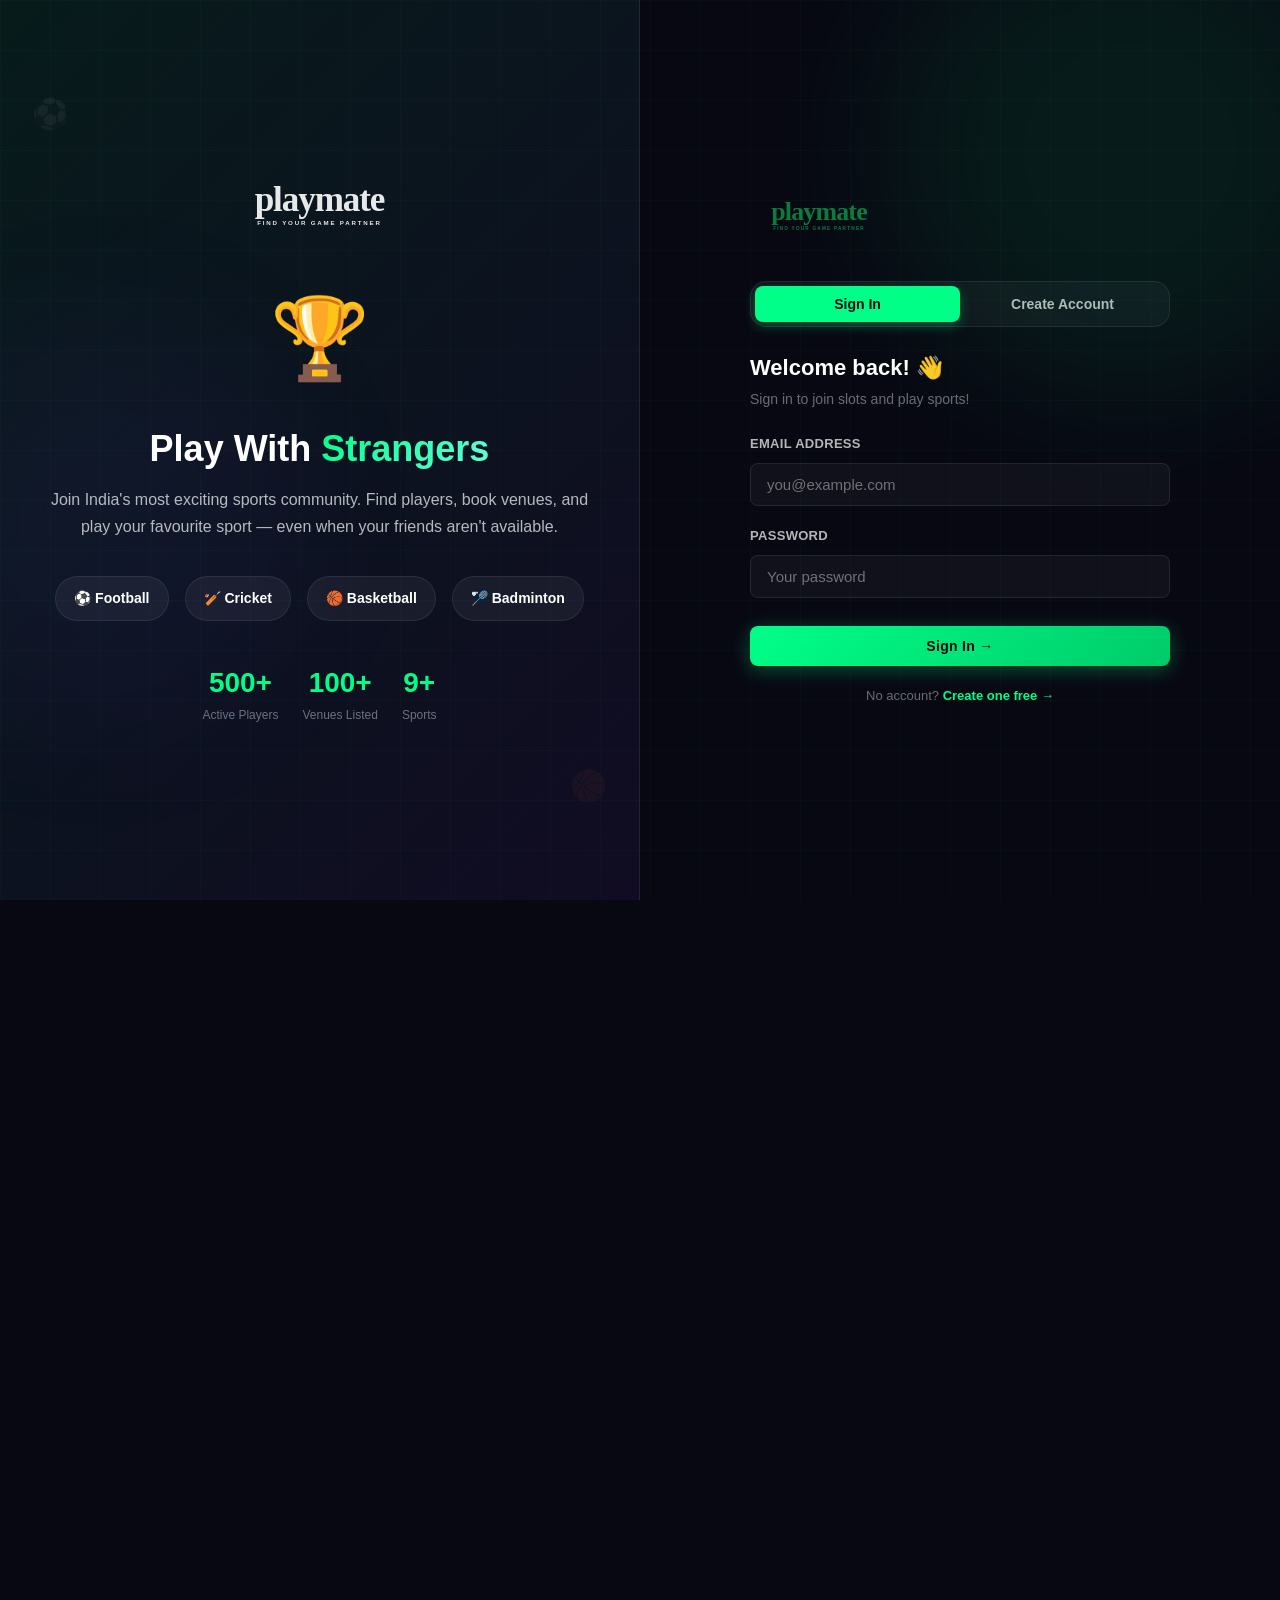
<file: add-venue.html>
<!DOCTYPE html>
<html lang="en">
<head>
  <meta charset="UTF-8">
  <meta name="viewport" content="width=device-width, initial-scale=1.0">
  <title>Add Your Venue | PlayMate</title>
  <meta name="description" content="List your sports venue on PlayMate. Add your turf, cricket ground, basketball court or any sports facility and let players find you.">
  <link rel="stylesheet" href="styles/main.css">
  <style>
    .add-venue-page{padding-top:100px;padding-bottom:80px}
    .form-card{background:var(--bg-card);border:1px solid var(--border);border-radius:var(--radius-xl);padding:40px;margin-bottom:24px}
    .form-card-title{font-size:18px;font-weight:800;margin-bottom:24px;padding-bottom:16px;border-bottom:1px solid var(--border);display:flex;align-items:center;gap:10px}
    .amenity-input-wrap{display:flex;gap:10px}
    .amenity-list{display:flex;flex-wrap:wrap;gap:8px;margin-top:12px}
    .amenity-tag{display:inline-flex;align-items:center;gap:6px;padding:6px 12px;background:rgba(0,255,136,.08);border:1px solid rgba(0,255,136,.2);border-radius:100px;font-size:13px;color:var(--primary)}
    .amenity-tag button{background:none;border:none;color:var(--primary);cursor:pointer;font-size:16px;line-height:1;padding:0;display:flex;align-items:center}
    .sport-select-grid{display:grid;grid-template-columns:repeat(auto-fill,minmax(110px,1fr));gap:10px}
    .sport-select-item{background:var(--bg-card);border:1px solid var(--border);border-radius:var(--radius-sm);padding:14px 10px;text-align:center;cursor:pointer;transition:var(--transition-fast)}
    .sport-select-item:hover,.sport-select-item.selected{background:rgba(0,255,136,.08);border-color:var(--primary)}
    .form-layout{display:grid;grid-template-columns:1fr 340px;gap:28px;align-items:start}
    @media(max-width:900px){.form-layout{grid-template-columns:1fr}}
    .preview-card{background:var(--bg-secondary);border:1px solid var(--border);border-radius:var(--radius-lg);overflow:hidden;position:sticky;top:100px}
    .preview-body{padding:20px}
  </style>
</head>
<body>
<div class="bg-grid"></div>
<div class="bg-orbs"><div class="bg-orb bg-orb-2" style="opacity:.06"></div></div>

<nav class="navbar scrolled">
  <div class="container navbar-inner">
    <a href="index.html" class="nav-logo">
      <img src="assets/logo.svg" alt="PlayMate" style="height:40px;width:auto;" onerror="this.style.display='none';this.nextElementSibling.style.display='flex'">
      <div style="display:none;align-items:center;gap:8px;">
        <!-- <div class="nav-logo-icon">PM</div> -->
        <span class="nav-logo-text">Play<span>Mate</span></span></div>
    </a>
    <div class="nav-links">
      <a href="index.html" class="nav-link">Home</a>
      <a href="venues.html" class="nav-link">Browse Venues</a>
      <a href="add-venue.html" class="nav-link active">Add Venue</a>
      <a href="profile.html" class="nav-link">My Profile</a>
    </div>
    <div class="nav-actions" id="nav-actions"></div>
  </div>
</nav>

<div class="page-wrapper">
  <div class="add-venue-page">
    <div class="container">
      <div class="section-tag">🏟️ Add Venue</div>
      <h1 class="section-title" style="margin-bottom:8px;">List Your <span>Venue</span></h1>
      <p class="section-desc" style="margin-bottom:40px;">Add your sports facility and start welcoming players from the PlayMate community!</p>

      <div class="form-layout">
        <div>
          <form id="add-venue-form" onsubmit="submitVenue(event)">
            <!-- SPORT TYPE -->
            <div class="form-card">
              <div class="form-card-title">🎮 Select Sport Type *</div>
              <div class="sport-select-grid" id="sport-select-grid"></div>
              <input type="hidden" id="selected-sport" required>
            </div>

            <!-- BASIC INFO -->
            <div class="form-card">
              <div class="form-card-title">📋 Venue Information</div>
              <div class="form-group"><label class="form-label">Venue Name *</label><input type="text" class="form-input" id="venue-name" placeholder="e.g. GoalPost Turf Arena" required maxlength="80"></div>
              <div class="form-group"><label class="form-label">Location / Address *</label><input type="text" class="form-input" id="venue-location" placeholder="e.g. Koramangala, Bangalore" required></div>
              <div class="form-group"><label class="form-label">Description *</label><textarea class="form-textarea" id="venue-desc" placeholder="Describe your venue — facilities, rules, surface type, etc." required rows="4"></textarea></div>
              <div class="form-group"><label class="form-label">Price per Slot (₹)</label><input type="number" class="form-input" id="venue-price" placeholder="0 for free" min="0"></div>
            </div>

            <!-- AMENITIES -->
            <div class="form-card">
              <div class="form-card-title">✨ Amenities</div>
              <div class="amenity-input-wrap">
                <input type="text" class="form-input" id="amenity-input" placeholder="e.g. Parking, Floodlights..." onkeypress="if(event.key==='Enter'){event.preventDefault();addAmenity();}">
                <button type="button" class="btn btn-secondary" onclick="addAmenity()">+ Add</button>
              </div>
              <div class="amenity-list" id="amenity-list"></div>
              <div style="display:flex;flex-wrap:wrap;gap:8px;margin-top:12px;">
               <!-- pla ${['Parking','Floodlights','Changing Rooms','Water Cooler','Canteen','First Aid','Equipment Rental','Shower','Seating','WiFi'].map(a=>`<span style="cursor:pointer;font-size:12px;padding:5px 10px;background:var(--bg-card);border:1px solid var(--border);border-radius:100px;color:var(--text-muted);transition:all .2s;" onmouseover="this.style.borderColor='var(--primary)';this.style.color='var(--primary)'" onmouseout="this.style.borderColor='var(--border)';this.style.color='var(--text-muted)'" onclick="addAmenityText('${a}')">${a}</span>`).join('')} -->
              </div>
            </div>

            <!-- PHOTOS -->
            <div class="form-card">
              <div class="form-card-title">📷 Venue Photos</div>
              <div class="photo-upload-area">
                <input type="file" id="venue-photos" accept="image/*" multiple onchange="handleVenuePhotos(this)">
                <div class="upload-icon">📸</div>
                <div class="upload-text"><strong>Click to upload</strong> or drag & drop</div>
                <div style="font-size:12px;color:var(--text-muted);margin-top:6px;">JPG, PNG, WebP — Max 5 photos</div>
              </div>
              <div class="image-preview-grid" id="venue-photo-previews"></div>
            </div>

            <button type="submit" class="btn btn-primary btn-lg" style="width:100%;margin-top:8px;" id="submit-btn">🚀 Publish Venue</button>
          </form>
        </div>

        <!-- PREVIEW -->
        <div>
          <div style="font-size:13px;font-weight:700;color:var(--text-muted);text-transform:uppercase;letter-spacing:.8px;margin-bottom:12px;">👀 Live Preview</div>
          <div class="preview-card">
            <div id="preview-photo" style="background:var(--bg-card);height:180px;display:flex;align-items:center;justify-content:center;font-size:48px;color:var(--text-muted);"><span>🏟️</span></div>
            <div class="preview-body">
              <span class="badge badge-sport" id="preview-sport-badge">🏅 Sport</span>
              <div style="font-size:18px;font-weight:800;margin:10px 0 6px;color:var(--text-muted);" id="preview-name">Your Venue Name</div>
              <div style="font-size:13px;color:var(--text-muted);" id="preview-location">📍 Location</div>
              <div style="margin-top:12px;font-size:13px;color:var(--text-muted);line-height:1.6;" id="preview-desc">Description will appear here…</div>
              <div style="margin-top:16px;padding-top:14px;border-top:1px solid var(--border);display:flex;justify-content:space-between;align-items:center;">
                <span style="font-size:13px;color:var(--text-muted);">0 open slots</span>
                <span style="font-weight:800;color:var(--primary);" id="preview-price">Free</span>
              </div>
            </div>
          </div>
          <div style="margin-top:20px;padding:20px;background:rgba(0,255,136,.04);border:1px solid rgba(0,255,136,.1);border-radius:var(--radius-md);">
            <div style="font-size:13px;font-weight:700;color:var(--primary);margin-bottom:10px;">💡 Tips</div>
            <ul style="font-size:13px;color:var(--text-muted);line-height:1.8;padding-left:16px;list-style:disc;">
              <li>Add clear, well-lit photos</li>
              <li>Mention surface type (grass, turf, hardwood)</li>
              <li>List all amenities to attract more players</li>
              <li>Add slots immediately after creating your venue</li>
            </ul>
          </div>
        </div>
      </div>
    </div>
  </div>
</div>

<div id="toast-container" class="toast-container"></div>
<script src="js/data.js"></script>
<script src="js/api.js"></script>
<script src="js/ui.js"></script>
<script>
  const SPORTS = [
    {name:'Football',emoji:'⚽'},{name:'Cricket',emoji:'🏏'},{name:'Basketball',emoji:'🏀'},
    {name:'Badminton',emoji:'🏸'},{name:'Tennis',emoji:'🎾'},{name:'Volleyball',emoji:'🏐'},
    {name:'Table Tennis',emoji:'🏓'},{name:'Hockey',emoji:'🏑'},{name:'Kabaddi',emoji:'🤼'},
    {name:'Rugby',emoji:'🏩'},{name:'Boxing',emoji:'🥊'},{name:'Other',emoji:'🏅'},
  ];

  let amenities = [];
  let venuePhotos = [];
  let selectedSport = '';

  document.addEventListener('DOMContentLoaded', () => {
    if (!API.isLoggedIn()) { UI.toast('Please sign in to add a venue', 'error'); setTimeout(()=>window.location.href='login.html?redirect=add-venue.html',1500); return; }
    renderSportGrid();
    setupLivePreview();
  });

  function renderSportGrid() {
    document.getElementById('sport-select-grid').innerHTML = SPORTS.map(s => `
      <div class="sport-select-item" onclick="selectSport('${s.name}','${s.emoji}',this)">
        <div style="font-size:26px;margin-bottom:4px;">${s.emoji}</div>
        <div style="font-size:11px;font-weight:600;color:var(--text-secondary);">${s.name}</div>
      </div>`).join('');
  }

  function selectSport(name, emoji, el) {
    selectedSport = name;
    document.getElementById('selected-sport').value = name;
    document.querySelectorAll('.sport-select-item').forEach(i => i.classList.remove('selected'));
    el.classList.add('selected');
    document.getElementById('preview-sport-badge').innerHTML = `${emoji} ${name}`;
  }

  function addAmenity() {
    const input = document.getElementById('amenity-input');
    const val = input.value.trim();
    if (val) { addAmenityText(val); input.value = ''; }
  }

  function addAmenityText(val) {
    if (amenities.includes(val)) return;
    amenities.push(val);
    renderAmenities();
  }

  function removeAmenity(a) { amenities = amenities.filter(x=>x!==a); renderAmenities(); }

  function renderAmenities() {
    document.getElementById('amenity-list').innerHTML = amenities.map(a =>
      `<span class="amenity-tag">✓ ${a} <button type="button" onclick="removeAmenity('${a}')">×</button></span>`
    ).join('');
  }

  async function handleVenuePhotos(input) {
    venuePhotos = await UI.handleImageUpload(input, document.getElementById('venue-photo-previews'), 5);
    if (venuePhotos.length > 0) {
      const pd = document.getElementById('preview-photo');
      pd.style.backgroundImage = `url(${venuePhotos[0]})`;
      pd.style.backgroundSize = 'cover'; pd.style.backgroundPosition = 'center';
      pd.innerHTML = '';
    }
  }

  function setupLivePreview() {
    document.getElementById('venue-name').addEventListener('input', e => { document.getElementById('preview-name').textContent = e.target.value || 'Your Venue Name'; });
    document.getElementById('venue-location').addEventListener('input', e => { document.getElementById('preview-location').textContent = '📍 ' + (e.target.value || 'Location'); });
    document.getElementById('venue-desc').addEventListener('input', e => { document.getElementById('preview-desc').textContent = e.target.value.slice(0,120) || 'Description will appear here…'; });
    document.getElementById('venue-price').addEventListener('input', e => { const p=parseFloat(e.target.value)||0; document.getElementById('preview-price').textContent = p?`₹${p}`:'Free'; });
  }

  async function submitVenue(e) {
    e.preventDefault();
    if (!selectedSport) { UI.toast('Please select a sport type', 'error'); return; }
    const btn = document.getElementById('submit-btn');
    btn.textContent = '🚀 Publishing…'; btn.disabled = true;

    const previewImgs = document.querySelectorAll('#venue-photo-previews .image-preview-item img');
    const photos = Array.from(previewImgs).map(img => img.src);

    try {
      const venue = await API.createVenue({
        name:          document.getElementById('venue-name').value.trim(),
        sport_type:    selectedSport,
        location:      document.getElementById('venue-location').value.trim(),
        description:   document.getElementById('venue-desc').value.trim(),
        photos,
        amenities,
        price_per_slot: parseFloat(document.getElementById('venue-price').value) || 0,
      });
      UI.toast('🎉 Venue published!', 'success');
      setTimeout(() => window.location.href = `venue-detail.html?id=${venue.id}`, 1000);
    } catch(err) {
      UI.toast(err.message, 'error');
      btn.textContent = '🚀 Publish Venue'; btn.disabled = false;
    }
  }
</script>
</body>
</html>
</file>
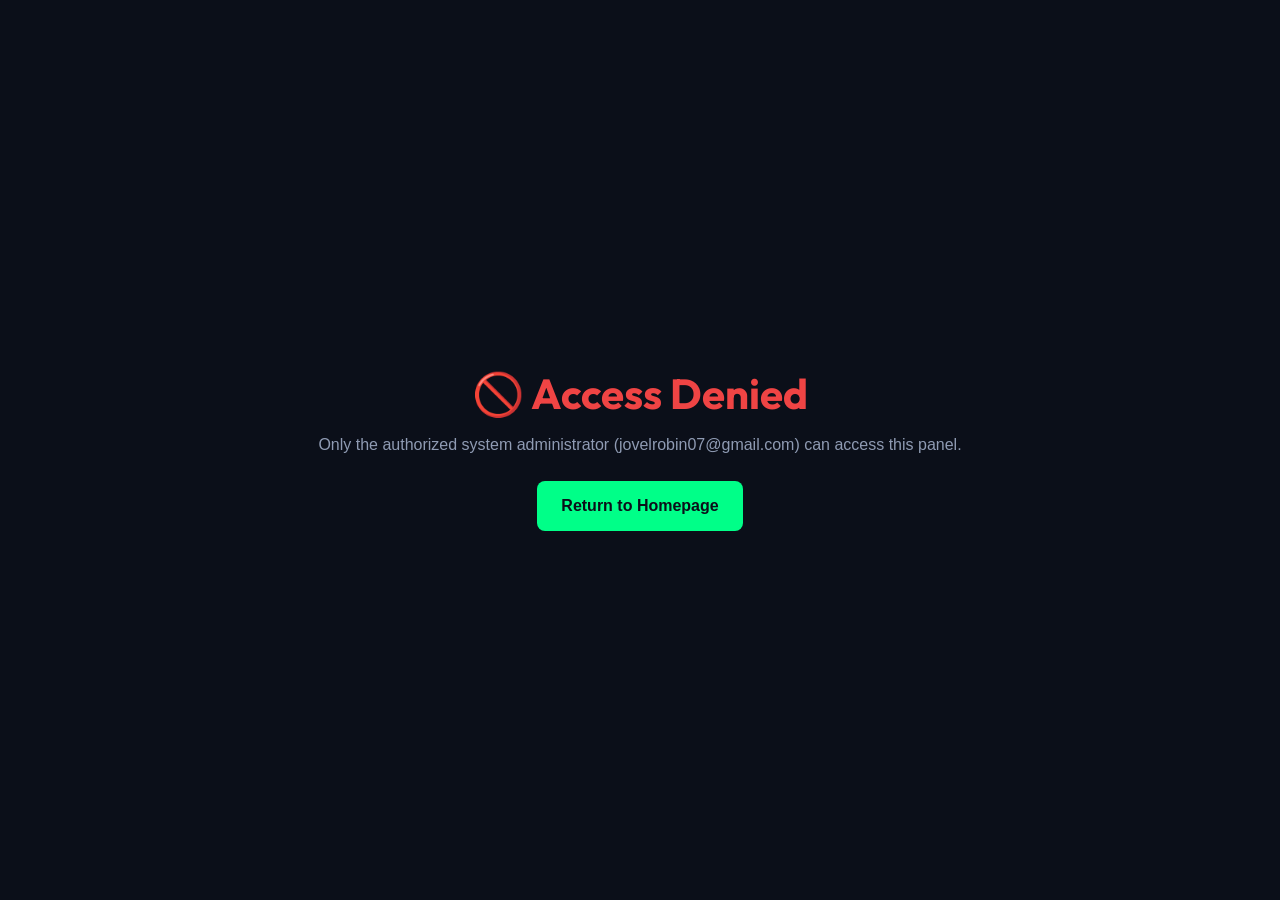
<file: admin.html>
<!DOCTYPE html>
<html lang="en">
<head>
  <meta charset="UTF-8">
  <meta name="viewport" content="width=device-width, initial-scale=1.0">
  <title>Admin Dashboard | PlayMate – Sports Platform Management</title>
  <meta name="description" content="PlayMate Admin Management Dashboard for managing venues, slots, bookings, and users.">
  <link rel="stylesheet" href="styles/main.css">
  <style>
    .admin-page { padding-top: 90px; padding-bottom: 80px; }

    .admin-header {
      background: linear-gradient(135deg, rgba(0,255,136,0.06), rgba(124,58,237,0.06));
      border: 1px solid var(--border);
      border-radius: var(--radius-xl);
      padding: 32px 40px;
      margin-bottom: 32px;
      display: flex;
      align-items: center;
      justify-content: space-between;
      flex-wrap: wrap;
      gap: 20px;
    }

    .admin-title-wrap h1 {
      font-size: 32px;
      font-weight: 900;
      margin-bottom: 4px;
    }

    .admin-subtitle {
      font-size: 14px;
      color: var(--text-muted);
    }

    /* KPI STAT CARDS */
    .kpi-grid {
      display: grid;
      grid-template-columns: repeat(auto-fit, minmax(200px, 1fr));
      gap: 20px;
      margin-bottom: 36px;
    }

    .kpi-card {
      background: var(--bg-card);
      border: 1px solid var(--border);
      border-radius: var(--radius-lg);
      padding: 24px;
      position: relative;
      overflow: hidden;
      transition: var(--transition);
    }

    .kpi-card:hover {
      border-color: rgba(0,255,136,0.25);
      transform: translateY(-3px);
      box-shadow: var(--shadow-card);
    }

    .kpi-icon {
      font-size: 28px;
      margin-bottom: 12px;
    }

    .kpi-val {
      font-size: 32px;
      font-weight: 900;
      color: var(--primary);
      line-height: 1;
      margin-bottom: 6px;
    }

    .kpi-label {
      font-size: 13px;
      color: var(--text-muted);
      font-weight: 500;
    }

    /* ADMIN TABS */
    .admin-tabs {
      display: flex;
      gap: 10px;
      background: var(--bg-secondary);
      border: 1px solid var(--border);
      border-radius: var(--radius-lg);
      padding: 6px;
      margin-bottom: 32px;
      overflow-x: auto;
    }

    .admin-tab-btn {
      flex: 1;
      padding: 12px 20px;
      border-radius: var(--radius-md);
      font-size: 14px;
      font-weight: 700;
      color: var(--text-secondary);
      background: transparent;
      border: none;
      cursor: pointer;
      white-space: nowrap;
      transition: var(--transition-fast);
      display: flex;
      align-items: center;
      justify-content: center;
      gap: 8px;
    }

    .admin-tab-btn.active {
      background: var(--bg-card);
      color: var(--primary);
      border: 1px solid rgba(0,255,136,0.2);
      box-shadow: 0 4px 16px rgba(0,0,0,0.3);
    }

    .admin-panel { display: none; }
    .admin-panel.active { display: block; }

    /* DATA TABLES */
    .table-container {
      background: var(--bg-card);
      border: 1px solid var(--border);
      border-radius: var(--radius-lg);
      overflow-x: auto;
    }

    .admin-table {
      width: 100%;
      border-collapse: collapse;
      text-align: left;
      font-size: 14px;
    }

    .admin-table th {
      background: var(--bg-secondary);
      padding: 16px 20px;
      font-size: 12px;
      font-weight: 700;
      color: var(--text-muted);
      text-transform: uppercase;
      letter-spacing: 0.8px;
      border-bottom: 1px solid var(--border);
    }

    .admin-table td {
      padding: 16px 20px;
      border-bottom: 1px solid var(--border);
      color: var(--text-secondary);
      vertical-align: middle;
    }

    .admin-table tr:last-child td {
      border-bottom: none;
    }

    .admin-table tr:hover td {
      background: rgba(255,255,255,0.015);
    }

    /* SEARCH BAR FOR TABLES */
    .table-toolbar {
      display: flex;
      justify-content: space-between;
      align-items: center;
      gap: 16px;
      margin-bottom: 20px;
      flex-wrap: wrap;
    }

    .toolbar-search {
      flex: 1;
      min-width: 240px;
      max-width: 400px;
      position: relative;
    }

    .toolbar-search input {
      width: 100%;
      background: var(--bg-card);
      border: 1px solid var(--border);
      border-radius: var(--radius-md);
      padding: 10px 14px 10px 38px;
      color: var(--text-primary);
      font-size: 14px;
    }

    .toolbar-search span {
      position: absolute;
      left: 12px;
      top: 50%;
      transform: translateY(-50%);
      font-size: 14px;
      color: var(--text-muted);
    }

    /* STATUS SELECTOR */
    .status-select {
      background: var(--bg-secondary);
      border: 1px solid var(--border);
      border-radius: var(--radius-sm);
      padding: 6px 10px;
      color: var(--text-primary);
      font-size: 13px;
      cursor: pointer;
    }

    .user-avatar-cell {
      display: flex;
      align-items: center;
      gap: 12px;
    }

    .user-avatar-cell img, .user-avatar-cell .avatar-icon {
      width: 36px;
      height: 36px;
      border-radius: 50%;
      object-fit: cover;
      flex-shrink: 0;
    }

    .user-avatar-cell .avatar-icon {
      background: rgba(0,255,136,0.1);
      border: 1px solid var(--primary);
      color: var(--primary);
      display: flex;
      align-items: center;
      justify-content: center;
      font-weight: 700;
      font-size: 14px;
    }

    /* BADGES */
    .badge-banned {
      background: rgba(239, 68, 68, 0.15);
      color: #ef4444;
      border: 1px solid rgba(239, 68, 68, 0.3);
    }

    .badge-active {
      background: rgba(0, 255, 136, 0.12);
      color: var(--primary);
      border: 1px solid rgba(0, 255, 136, 0.25);
    }

    .action-btns {
      display: flex;
      gap: 6px;
    }
  </style>
</head>
<body>
<div class="bg-grid"></div>
<div class="bg-orbs">
  <div class="bg-orb bg-orb-1" style="opacity:0.06;"></div>
  <div class="bg-orb bg-orb-2" style="opacity:0.06;"></div>
</div>

<!-- NAVBAR -->
<nav class="navbar scrolled">
  <div class="container navbar-inner">
    <a href="index.html" class="nav-logo">
      <img src="assets/logo.svg" alt="PlayMate" style="height:40px;width:auto;" onerror="this.style.display='none';this.nextElementSibling.style.display='flex'">
      <div style="display:none;align-items:center;gap:8px;">
        <!-- <div class="nav-logo-icon">PM</div> -->
        <span class="nav-logo-text">Play<span>Mate</span></span></div>
    </a>
    <div class="nav-links">
      <a href="index.html" class="nav-link">Home</a>
      <a href="venues.html" class="nav-link">Browse Venues</a>
      <a href="add-venue.html" class="nav-link">Add Venue</a>
      <a href="admin.html" class="nav-link active">👑 Admin Panel</a>
    </div>
    <div class="nav-actions" id="nav-actions"></div>
  </div>
</nav>

<div class="page-wrapper">
  <div class="admin-page">
    <div class="container">
      
      <!-- HEADER -->
      <div class="admin-header">
        <div class="admin-title-wrap">
          <div class="section-tag" style="margin-bottom:8px;">⚙️ System Admin</div>
          <h1>PlayMate <span>Management Center</span></h1>
          <div class="admin-subtitle">Full administrative control over users, venues, slots, and bookings.</div>
        </div>
        <div style="display:flex;gap:12px;flex-wrap:wrap;">
          <button class="btn btn-secondary btn-sm" onclick="runProcessSlots()">⚡ Auto-Process Expired Slots</button>
          <button class="btn btn-primary btn-sm" onclick="refreshAllAdminData()">🔄 Refresh Data</button>
        </div>
      </div>

      <!-- KPI METRICS -->
      <div class="kpi-grid">
        <div class="kpi-card">
          <div class="kpi-icon">👥</div>
          <div class="kpi-val" id="kpi-users">—</div>
          <div class="kpi-label">Registered Users</div>
        </div>
        <div class="kpi-card">
          <div class="kpi-icon">🏟️</div>
          <div class="kpi-val" id="kpi-venues">—</div>
          <div class="kpi-label">Listed Venues</div>
        </div>
        <div class="kpi-card">
          <div class="kpi-icon">📅</div>
          <div class="kpi-val" id="kpi-slots">—</div>
          <div class="kpi-label">Total Slots</div>
        </div>
        <div class="kpi-card">
          <div class="kpi-icon">🟢</div>
          <div class="kpi-val" id="kpi-open" style="color:var(--primary);">—</div>
          <div class="kpi-label">Open Slots</div>
        </div>
        <div class="kpi-card">
          <div class="kpi-icon">🔒</div>
          <div class="kpi-val" id="kpi-locked" style="color:var(--secondary);">—</div>
          <div class="kpi-label">Confirmed Bookings</div>
        </div>
      </div>

      <!-- NAVIGATION TABS -->
      <div class="admin-tabs">
        <button class="admin-tab-btn active" id="tab-overview" onclick="switchAdminTab('overview')">📊 Overview & Actions</button>
        <button class="admin-tab-btn" id="tab-users" onclick="switchAdminTab('users')">👥 User Management</button>
        <button class="admin-tab-btn" id="tab-venues" onclick="switchAdminTab('venues')">🏟️ Venue Management</button>
        <button class="admin-tab-btn" id="tab-slots" onclick="switchAdminTab('slots')">📅 Slots & Bookings</button>
      </div>

      <!-- PANEL 1: OVERVIEW & ACTIONS -->
      <div class="admin-panel active" id="panel-overview">
        <div style="display:grid;grid-template-columns:1fr 1fr;gap:24px;">
          <div class="profile-section">
            <div style="font-size:18px;font-weight:800;margin-bottom:16px;">⚡ Quick Management Actions</div>
            <div style="display:flex;flex-direction:column;gap:12px;">
              <div style="padding:16px;background:var(--bg-secondary);border:1px solid var(--border);border-radius:var(--radius-md);display:flex;align-items:center;justify-content:space-between;">
                <div>
                  <div style="font-weight:700;">Process Past Time Slots</div>
                  <div style="font-size:12px;color:var(--text-muted);">Auto-cancels underfilled past slots and completes successful ones.</div>
                </div>
                <button class="btn btn-primary btn-sm" onclick="runProcessSlots()">Execute</button>
              </div>

              <div style="padding:16px;background:var(--bg-secondary);border:1px solid var(--border);border-radius:var(--radius-md);display:flex;align-items:center;justify-content:space-between;">
                <div>
                  <div style="font-weight:700;">Create Demo Admin Account</div>
                  <div style="font-size:12px;color:var(--text-muted);">Quickly switch to demo player or owner login.</div>
                </div>
                <a href="login.html" class="btn btn-secondary btn-sm">Switch User</a>
              </div>

              <div style="padding:16px;background:var(--bg-secondary);border:1px solid var(--border);border-radius:var(--radius-md);display:flex;align-items:center;justify-content:space-between;">
                <div>
                  <div style="font-weight:700;color:var(--secondary);">Reset Local Database</div>
                  <div style="font-size:12px;color:var(--text-muted);">Restores demo venues, users, and slots to default state.</div>
                </div>
                <button class="btn btn-danger btn-sm" onclick="resetDatabaseConfirm()">Reset Data</button>
              </div>
            </div>
          </div>

          <div class="profile-section">
            <div style="font-size:18px;font-weight:800;margin-bottom:16px;">📈 Platform Status & Health</div>
            <div style="display:flex;flex-direction:column;gap:12px;">
              <div class="info-row"><span class="info-label">API Server Status</span><span class="info-value" id="server-status-badge">Checking…</span></div>
              <div class="info-row"><span class="info-label">Active Database Engine</span><span class="info-value">SQLite / MySQL Hybrid</span></div>
              <div class="info-row"><span class="info-label">Total Player Bookings</span><span class="info-value" id="kpi-bookings-detail">—</span></div>
              <div class="info-row"><span class="info-label">Completed Slots</span><span class="info-value" id="kpi-completed-detail">—</span></div>
              <div class="info-row"><span class="info-label">Cancelled Slots</span><span class="info-value" id="kpi-cancelled-detail">—</span></div>
            </div>
          </div>
        </div>
      </div>

      <!-- PANEL 2: USER MANAGEMENT -->
      <div class="admin-panel" id="panel-users">
        <div class="table-toolbar">
          <div class="toolbar-search">
            <span>🔍</span>
            <input type="text" id="user-search-input" placeholder="Search user by name, email or phone…" oninput="renderAdminUsers()">
          </div>
          <div style="font-size:13px;color:var(--text-muted);" id="users-count-label">Loading users…</div>
        </div>
        <div class="table-container">
          <table class="admin-table">
            <thead>
              <tr>
                <th>User Details</th>
                <th>Contact Phone</th>
                <th>Venues Owned</th>
                <th>Slots Joined</th>
                <th>Status</th>
                <th>Actions</th>
              </tr>
            </thead>
            <tbody id="users-table-body">
              <tr><td colspan="6" style="text-align:center;padding:40px;">Loading users…</td></tr>
            </tbody>
          </table>
        </div>
      </div>

      <!-- PANEL 3: VENUE MANAGEMENT -->
      <div class="admin-panel" id="panel-venues">
        <div class="table-toolbar">
          <div class="toolbar-search">
            <span>🔍</span>
            <input type="text" id="venue-search-input" placeholder="Search venue by name, location or sport…" oninput="renderAdminVenues()">
          </div>
          <a href="add-venue.html" class="btn btn-primary btn-sm">+ Add New Venue</a>
        </div>
        <div class="table-container">
          <table class="admin-table">
            <thead>
              <tr>
                <th>Venue</th>
                <th>Sport</th>
                <th>Location</th>
                <th>Price / Slot</th>
                <th>Owner</th>
                <th>Open Slots</th>
                <th>Status</th>
                <th>Actions</th>
              </tr>
            </thead>
            <tbody id="venues-table-body">
              <tr><td colspan="8" style="text-align:center;padding:40px;">Loading venues…</td></tr>
            </tbody>
          </table>
        </div>
      </div>

      <!-- PANEL 4: SLOTS & BOOKINGS -->
      <div class="admin-panel" id="panel-slots">
        <div class="table-toolbar">
          <div class="toolbar-search">
            <span>🔍</span>
            <input type="text" id="slot-search-input" placeholder="Search slots by venue name or date…" oninput="renderAdminSlots()">
          </div>
          <select class="status-select" id="slot-status-filter" onchange="renderAdminSlots()">
            <option value="all">All Statuses</option>
            <option value="open">🟢 Open</option>
            <option value="locked">🔒 Locked</option>
            <option value="completed">✅ Completed</option>
            <option value="cancelled">❌ Cancelled</option>
          </select>
        </div>
        <div class="table-container">
          <table class="admin-table">
            <thead>
              <tr>
                <th>Venue & Sport</th>
                <th>Date & Time</th>
                <th>Players Joined</th>
                <th>Price</th>
                <th>Status</th>
                <th>Member Contacts</th>
                <th>Actions</th>
              </tr>
            </thead>
            <tbody id="slots-table-body">
              <tr><td colspan="7" style="text-align:center;padding:40px;">Loading slots…</td></tr>
            </tbody>
          </table>
        </div>
      </div>

    </div>
  </div>
</div>

<!-- MEMBER CONTACT INSPECTION MODAL -->
<div class="modal-overlay" id="members-modal" style="display:none;">
  <div class="modal">
    <div class="modal-header">
      <h2 class="modal-title">👥 Member Contact Details</h2>
      <button class="modal-close" onclick="UI.closeModal('members-modal')">×</button>
    </div>
    <div id="members-modal-body">Loading…</div>
  </div>
</div>

<div id="toast-container" class="toast-container"></div>
<script src="js/data.js"></script>
<script src="js/api.js"></script>
<script src="js/ui.js"></script>
<script>
  // Strict admin access control check on page load
  (function enforceAdminAccess() {
    const user = API.getCachedUser();
    if (!user || !user.email || user.email.toLowerCase() !== 'jovelrobin07@gmail.com') {
      document.body.innerHTML = `
        <div style="height:100vh; display:flex; flex-direction:column; align-items:center; justify-content:center; background:#0b0f19; color:#fff; font-family:sans-serif; text-align:center; padding:20px;">
          <h1 style="color:#ef4444; font-size:42px; margin-bottom:12px;">🚫 Access Denied</h1>
          <p style="color:#8f9bb3; font-size:16px; margin-bottom:24px;">Only the authorized system administrator (jovelrobin07@gmail.com) can access this panel.</p>
          <a href="index.html" style="padding:12px 24px; background:#00ff88; color:#0b0f19; border-radius:8px; font-weight:700; text-decoration:none; display:inline-block; transition:0.2s;">Return to Homepage</a>
        </div>`;
      setTimeout(() => {
        window.location.href = 'index.html';
      }, 3000);
      throw new Error('Access denied: Unauthorized user.');
    }
  })();

  let adminUsers  = [];
  let adminVenues = [];
  let adminSlots  = [];

  function switchAdminTab(tab) {
    document.querySelectorAll('.admin-panel').forEach(p => p.classList.remove('active'));
    document.querySelectorAll('.admin-tab-btn').forEach(b => b.classList.remove('active'));
    document.getElementById(`panel-${tab}`).classList.add('active');
    document.getElementById(`tab-${tab}`).classList.add('active');
  }

  async function refreshAllAdminData() {
    try {
      const overview = await API.getAdminOverview();
      document.getElementById('kpi-users').textContent    = overview.users || 0;
      document.getElementById('kpi-venues').textContent   = overview.venues || 0;
      document.getElementById('kpi-slots').textContent    = overview.slots || 0;
      document.getElementById('kpi-open').textContent     = overview.open_slots || 0;
      document.getElementById('kpi-locked').textContent   = overview.locked_slots || 0;
      document.getElementById('kpi-bookings-detail').textContent = overview.bookings || 0;
      document.getElementById('kpi-completed-detail').textContent = overview.completed || 0;
      document.getElementById('kpi-cancelled-detail').textContent = overview.cancelled || 0;

      // Server status
      document.getElementById('server-status-badge').innerHTML = '<span class="badge badge-open">🟢 Online & Connected</span>';

      adminUsers  = await API.getAdminUsers();
      adminVenues = await API.getAdminVenues();
      adminSlots  = await API.getAdminSlots();

      renderAdminUsers();
      renderAdminVenues();
      renderAdminSlots();
    } catch(err) {
      document.getElementById('server-status-badge').innerHTML = '<span class="badge badge-cancelled">🟡 Local Offline Mode</span>';
    }
  }

  // ─── RENDER USERS ──────────────────────────────────
  function renderAdminUsers() {
    const q = (document.getElementById('user-search-input')?.value || '').toLowerCase();
    let users = adminUsers;
    if (q) {
      users = users.filter(u => u.name.toLowerCase().includes(q) || u.email.toLowerCase().includes(q) || u.phone.includes(q));
    }

    document.getElementById('users-count-label').textContent = `Showing ${users.length} of ${adminUsers.length} users`;
    const tbody = document.getElementById('users-table-body');
    if (!users.length) {
      tbody.innerHTML = `<tr><td colspan="6" style="text-align:center;padding:30px;color:var(--text-muted);">No users found</td></tr>`;
      return;
    }

    tbody.innerHTML = users.map(u => `
      <tr>
        <td>
          <div class="user-avatar-cell">
            ${u.profilePhoto || u.profile_photo
              ? `<img src="${u.profilePhoto || u.profile_photo}" alt="${u.name}">`
              : `<div class="avatar-icon">${u.name.charAt(0).toUpperCase()}</div>`}
            <div>
              <div style="font-weight:700;color:var(--text-primary);">${u.name}</div>
              <div style="font-size:12px;color:var(--text-muted);">${u.email}</div>
            </div>
          </div>
        </td>
        <td>📞 ${u.phone}</td>
        <td><strong>${u.venue_count || 0}</strong> venues</td>
        <td><strong>${u.slot_joins || 0}</strong> slots</td>
        <td>${u.is_active !== false ? '<span class="badge badge-active">Active</span>' : '<span class="badge badge-banned">Banned</span>'}</td>
        <td>
          <div class="action-btns">
            <button class="btn btn-ghost btn-sm" onclick="toggleUserStatus('${u.id}')">${u.is_active !== false ? '🚫 Ban' : '✅ Unban'}</button>
            <button class="btn btn-danger btn-sm" onclick="deleteUserConfirm('${u.id}', '${u.name}')">🗑️</button>
          </div>
        </td>
      </tr>
    `).join('');
  }

  // ─── RENDER VENUES ─────────────────────────────────
  function renderAdminVenues() {
    const q = (document.getElementById('venue-search-input')?.value || '').toLowerCase();
    let venues = adminVenues;
    if (q) {
      venues = venues.filter(v => v.name.toLowerCase().includes(q) || v.location.toLowerCase().includes(q) || v.sportType.toLowerCase().includes(q));
    }

    const tbody = document.getElementById('venues-table-body');
    if (!venues.length) {
      tbody.innerHTML = `<tr><td colspan="8" style="text-align:center;padding:30px;color:var(--text-muted);">No venues found</td></tr>`;
      return;
    }

    tbody.innerHTML = venues.map(v => `
      <tr>
        <td>
          <div style="display:flex;align-items:center;gap:10px;">
            <img src="${v.photos?.[0] || 'https://images.unsplash.com/photo-1529900748604-07564a03e7a6?w=100&q=60'}" style="width:40px;height:40px;border-radius:6px;object-fit:cover;">
            <div style="font-weight:700;color:var(--text-primary);">${v.name}</div>
          </div>
        </td>
        <td><span class="badge badge-sport" style="font-size:11px;">${UI.sportEmoji(v.sportType)} ${v.sportType}</span></td>
        <td>📍 ${v.location}</td>
        <td style="font-weight:700;color:var(--primary);">${UI.formatPrice(v.pricePerSlot || v.price_per_slot)}</td>
        <td>👤 ${v.owner_name || 'Owner'}</td>
        <td>🟢 ${v.openSlots || 0} open</td>
        <td>${v.is_active !== false ? '<span class="badge badge-active">Active</span>' : '<span class="badge badge-banned">Inactive</span>'}</td>
        <td>
          <div class="action-btns">
            <a href="venue-detail.html?id=${v.id}" class="btn btn-ghost btn-sm">👁️ View</a>
            <button class="btn btn-ghost btn-sm" onclick="toggleVenueStatus('${v.id}')">${v.is_active !== false ? '⏸️ Disable' : '▶️ Enable'}</button>
            <button class="btn btn-danger btn-sm" onclick="deleteVenueConfirm('${v.id}', '${v.name}')">🗑️</button>
          </div>
        </td>
      </tr>
    `).join('');
  }

  // ─── RENDER SLOTS ──────────────────────────────────
  function renderAdminSlots() {
    const q = (document.getElementById('slot-search-input')?.value || '').toLowerCase();
    const statusFilter = document.getElementById('slot-status-filter')?.value || 'all';
    let slots = adminSlots;

    if (statusFilter !== 'all') {
      slots = slots.filter(s => s.status === statusFilter);
    }
    if (q) {
      slots = slots.filter(s => (s.venueName || '').toLowerCase().includes(q) || s.date.includes(q));
    }

    const tbody = document.getElementById('slots-table-body');
    if (!slots.length) {
      tbody.innerHTML = `<tr><td colspan="7" style="text-align:center;padding:30px;color:var(--text-muted);">No slots found</td></tr>`;
      return;
    }

    tbody.innerHTML = slots.map(s => `
      <tr>
        <td>
          <div style="font-weight:700;">${UI.sportEmoji(s.sportType)} ${s.venueName || 'Venue'}</div>
          <div style="font-size:11px;color:var(--text-muted);">📍 ${s.venueLocation || ''}</div>
        </td>
        <td>
          <div>📅 ${UI.formatDate(s.date)}</div>
          <div style="font-size:12px;color:var(--text-muted);">⏰ ${UI.formatTime(s.startTime)} – ${UI.formatTime(s.endTime)}</div>
        </td>
        <td>
          <strong>${s.memberCount}</strong> / ${s.maxMembers} players
          <div style="font-size:11px;color:var(--text-muted);">Min: ${s.minMembers}</div>
        </td>
        <td style="font-weight:700;color:var(--primary);">${UI.formatPrice(s.price)}</td>
        <td>
          <select class="status-select" onchange="changeSlotStatus('${s.id}', this.value)">
            <option value="open" ${s.status==='open'?'selected':''}>🟢 Open</option>
            <option value="locked" ${s.status==='locked'?'selected':''}>🔒 Locked</option>
            <option value="completed" ${s.status==='completed'?'selected':''}>✅ Completed</option>
            <option value="cancelled" ${s.status==='cancelled'?'selected':''}>❌ Cancelled</option>
          </select>
        </td>
        <td>
          <button class="btn btn-ghost btn-sm" onclick="inspectSlotMembers('${s.id}')">👥 Members (${s.memberCount})</button>
        </td>
        <td>
          <button class="btn btn-danger btn-sm" onclick="deleteSlotConfirm('${s.id}')">🗑️ Delete</button>
        </td>
      </tr>
    `).join('');
  }

  // ─── ADMIN ACTIONS ─────────────────────────────────
  async function toggleUserStatus(id) {
    try {
      await API.toggleUserStatus(id);
      UI.toast('User status updated', 'success');
      refreshAllAdminData();
    } catch(e) { UI.toast(e.message, 'error'); }
  }

  async function deleteUserConfirm(id, name) {
    if (!confirm(`Delete user "${name}"? This action cannot be undone.`)) return;
    try {
      await API.deleteUser(id);
      UI.toast('User deleted', 'info');
      refreshAllAdminData();
    } catch(e) { UI.toast(e.message, 'error'); }
  }

  async function toggleVenueStatus(id) {
    try {
      await API.toggleVenueStatus(id);
      UI.toast('Venue status updated', 'success');
      refreshAllAdminData();
    } catch(e) { UI.toast(e.message, 'error'); }
  }

  async function deleteVenueConfirm(id, name) {
    if (!confirm(`Delete venue "${name}"?`)) return;
    try {
      await API.deleteVenue(id);
      UI.toast('Venue deleted', 'info');
      refreshAllAdminData();
    } catch(e) { UI.toast(e.message, 'error'); }
  }

  async function changeSlotStatus(slotId, newStatus) {
    try {
      await API.updateSlotStatus(slotId, newStatus);
      UI.toast(`Slot status updated to ${newStatus}`, 'success');
      refreshAllAdminData();
    } catch(e) { UI.toast(e.message, 'error'); }
  }

  async function deleteSlotConfirm(slotId) {
    if (!confirm('Delete this slot?')) return;
    try {
      await API.deleteSlot(slotId);
      UI.toast('Slot deleted', 'info');
      refreshAllAdminData();
    } catch(e) { UI.toast(e.message, 'error'); }
  }

  async function inspectSlotMembers(slotId) {
    const slot = adminSlots.find(s => s.id === slotId);
    if (!slot) return;

    const modalBody = document.getElementById('members-modal-body');
    const details   = slot.memberDetails || [];

    modalBody.innerHTML = `
      <div style="margin-bottom:16px;background:var(--bg-card);border:1px solid var(--border);border-radius:var(--radius-md);padding:16px;">
        <div style="font-weight:700;">${slot.venueName} — ⏰ ${UI.formatTime(slot.startTime)}</div>
        <div style="font-size:12px;color:var(--text-muted);">📅 ${UI.formatDate(slot.date)} • 👥 ${slot.memberCount}/${slot.maxMembers} players</div>
      </div>
      ${details.length === 0
        ? '<div style="padding:20px;text-align:center;color:var(--text-muted);">No members have joined this slot yet.</div>'
        : details.map(m => `
          <div style="display:flex;align-items:center;gap:12px;padding:12px;background:var(--bg-secondary);border:1px solid var(--border);border-radius:var(--radius-md);margin-bottom:8px;">
            ${UI.avatarHTML(m, 40)}
            <div style="flex:1;">
              <div style="font-weight:700;">${m.name}</div>
              <div style="font-size:12px;color:var(--text-muted);">📧 ${m.email} • 📞 ${m.phone}</div>
            </div>
          </div>
        `).join('')}
    `;

    UI.openModal('members-modal');
  }

  async function runProcessSlots() {
    try {
      await API.processExpiredSlots();
      UI.toast('Auto-processed expired slots!', 'success');
      refreshAllAdminData();
    } catch(e) { UI.toast(e.message, 'error'); }
  }

  function resetDatabaseConfirm() {
    if (!confirm('Reset local database to default seed state? All new custom venues/users will be reset.')) return;
    if (typeof DB !== 'undefined') {
      localStorage.clear();
      DB.seed();
      UI.toast('Database reset to defaults!', 'success');
      setTimeout(() => location.reload(), 800);
    }
  }

  refreshAllAdminData();
</script>
</body>
</html>
</file>
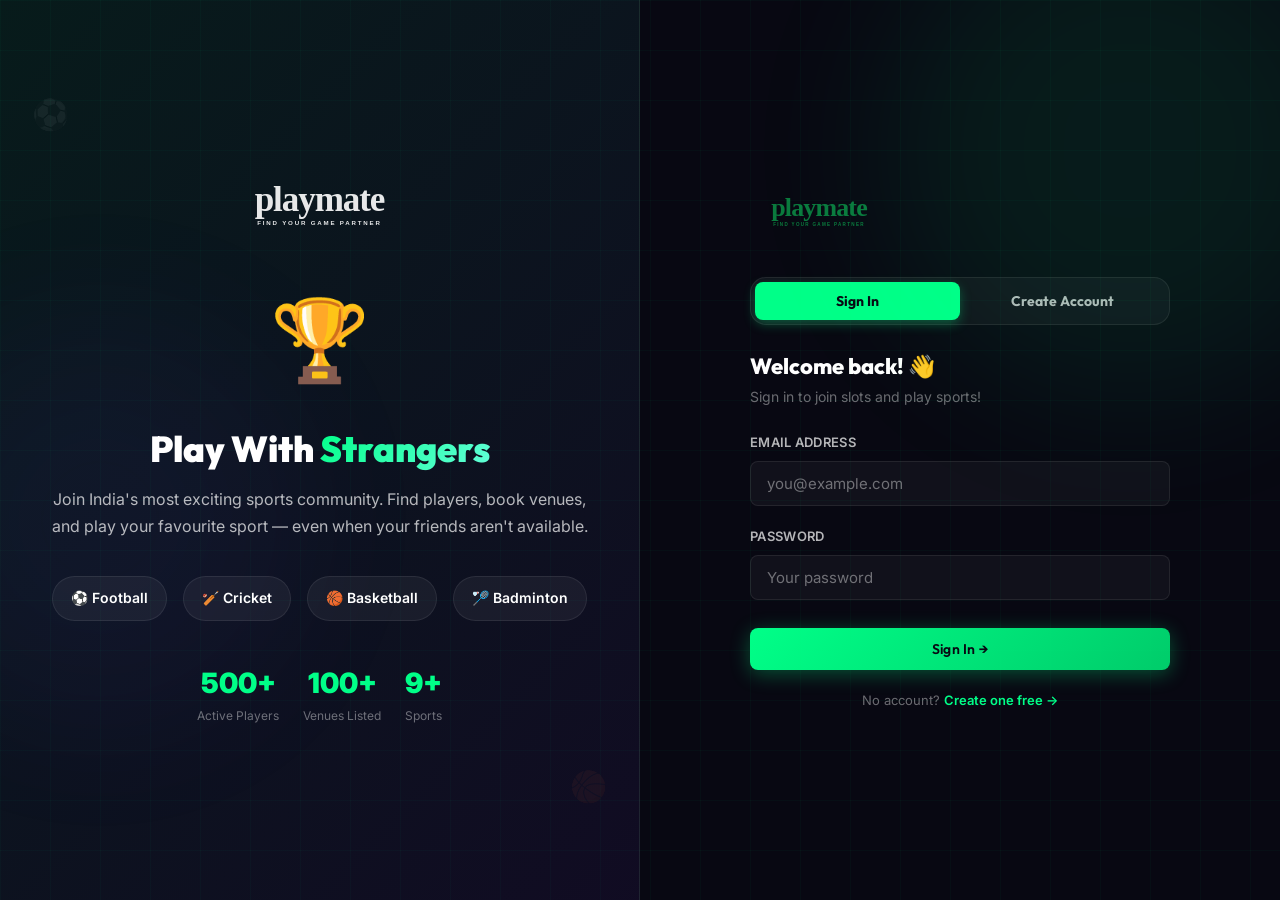
<file: login.html>
<!DOCTYPE html>
<html lang="en">
<head>
  <meta charset="UTF-8">
  <meta name="viewport" content="width=device-width, initial-scale=1.0">
  <title>Sign In / Register | PlayMate – Find Your Game Partner</title>
  <meta name="description" content="Join PlayMate — India's sports partner platform. Sign up free and start playing sports with strangers near you.">
  <link rel="stylesheet" href="styles/main.css">
  <style>
    .auth-page{min-height:100vh;display:grid;grid-template-columns:1fr 1fr}
    @media(max-width:768px){.auth-page{grid-template-columns:1fr}.auth-left{display:none}}
    .auth-left{background:linear-gradient(135deg,rgba(0,255,136,.08),rgba(124,58,237,.08));border-right:1px solid var(--border);display:flex;flex-direction:column;align-items:center;justify-content:center;padding:60px 48px;position:relative;overflow:hidden}
    .auth-left-content{position:relative;z-index:2;text-align:center}
    .auth-left-icon{font-size:80px;margin-bottom:24px;animation:floatIcon 4s ease-in-out infinite}
    @keyframes floatIcon{0%,100%{transform:translateY(0)}50%{transform:translateY(-12px)}}
    .auth-right{display:flex;align-items:center;justify-content:center;padding:48px 40px}
    .auth-form-wrap{width:100%;max-width:420px}
    .tabs-auth{display:flex;background:var(--bg-card);border:1px solid var(--border);border-radius:var(--radius-md);padding:4px;margin-bottom:28px}
    .tab-auth-btn{flex:1;padding:10px;border-radius:var(--radius-sm);font-size:14px;font-weight:700;color:var(--text-secondary);background:transparent;border:none;cursor:pointer;transition:var(--transition-fast)}
    .tab-auth-btn.active{background:var(--primary);color:var(--bg-primary);box-shadow:0 4px 12px var(--primary-glow)}
    .auth-panel{display:none}.auth-panel.active{display:block}
    .auth-divider{display:flex;align-items:center;gap:12px;margin:20px 0;color:var(--text-muted);font-size:12px}
    .auth-divider::before,.auth-divider::after{content:'';flex:1;height:1px;background:var(--border)}
    .profile-photo-upload{display:flex;align-items:center;gap:16px;padding:16px;background:var(--bg-card);border:1px solid var(--border);border-radius:var(--radius-md);margin-bottom:20px}
    .profile-photo-preview{width:64px;height:64px;border-radius:50%;border:2px solid var(--primary);overflow:hidden;flex-shrink:0;display:flex;align-items:center;justify-content:center;font-size:24px;background:rgba(0,255,136,.1);color:var(--primary)}
    .profile-photo-preview img{width:100%;height:100%;object-fit:cover}
  </style>
</head>
<body>
<div class="bg-grid"></div>
<div class="bg-orbs"><div class="bg-orb bg-orb-1" style="opacity:.08"></div><div class="bg-orb bg-orb-2" style="opacity:.06"></div></div>

<div class="auth-page">
  <!-- LEFT PANEL -->
  <div class="auth-left">
    <div class="auth-left-content">
      <div style="margin-bottom:32px;"><img src="assets/logo.svg" alt="PlayMate" style="height:60px;width:auto;filter:brightness(0) invert(1);opacity:.9;" onerror="this.outerHTML='<div style=&quot;font-size:32px;font-weight:900;color:var(--primary)&quot;>PlayMate</div>'"></div>
      <div class="auth-left-icon">🏆</div>
      <h1 style="font-size:36px;font-weight:900;margin-bottom:16px;line-height:1.2;">Play With <span style="background:linear-gradient(135deg,var(--primary),#64ffda);-webkit-background-clip:text;-webkit-text-fill-color:transparent;background-clip:text;">Strangers</span></h1>
      <p style="font-size:16px;color:var(--text-secondary);line-height:1.7;">Join India's most exciting sports community. Find players, book venues, and play your favourite sport — even when your friends aren't available.</p>
      <div style="display:flex;gap:16px;margin-top:36px;justify-content:center;flex-wrap:wrap;">
        <span style="padding:10px 18px;background:rgba(255,255,255,.05);border:1px solid rgba(255,255,255,.08);border-radius:100px;font-size:14px;font-weight:600;">⚽ Football</span>
        <span style="padding:10px 18px;background:rgba(255,255,255,.05);border:1px solid rgba(255,255,255,.08);border-radius:100px;font-size:14px;font-weight:600;">🏏 Cricket</span>
        <span style="padding:10px 18px;background:rgba(255,255,255,.05);border:1px solid rgba(255,255,255,.08);border-radius:100px;font-size:14px;font-weight:600;">🏀 Basketball</span>
        <span style="padding:10px 18px;background:rgba(255,255,255,.05);border:1px solid rgba(255,255,255,.08);border-radius:100px;font-size:14px;font-weight:600;">🏸 Badminton</span>
      </div>
      <div style="margin-top:40px;display:flex;gap:24px;justify-content:center;">
        <div style="text-align:center;"><div style="font-size:28px;font-weight:900;color:var(--primary);">500+</div><div style="font-size:12px;color:var(--text-muted);">Active Players</div></div>
        <div style="text-align:center;"><div style="font-size:28px;font-weight:900;color:var(--primary);">100+</div><div style="font-size:12px;color:var(--text-muted);">Venues Listed</div></div>
        <div style="text-align:center;"><div style="font-size:28px;font-weight:900;color:var(--primary);">9+</div><div style="font-size:12px;color:var(--text-muted);">Sports</div></div>
      </div>
    </div>
    <div class="floating-icons">
      <div class="floating-icon" style="top:10%;left:5%;font-size:30px;">⚽</div>
      <div class="floating-icon" style="bottom:10%;right:5%;font-size:30px;animation-delay:2s;">🏀</div>
    </div>
  </div>

  <!-- RIGHT PANEL -->
  <div class="auth-right">
    <div class="auth-form-wrap">
      <a href="index.html" style="display:inline-block;margin-bottom:36px;">
        <img src="assets/logo.svg" alt="PlayMate" style="height:44px;width:auto;" onerror="this.outerHTML='<div style=&quot;display:flex;align-items:center;gap:8px&quot;><span style=&quot;font-size:22px;font-weight:900;color:var(--primary)&quot;>PlayMate</span></div>'">
      </a>

      <div class="tabs-auth">
        <button class="tab-auth-btn active" id="tab-login" onclick="switchTab('login')">Sign In</button>
        <button class="tab-auth-btn" id="tab-register" onclick="switchTab('register')">Create Account</button>
      </div>

      <!-- LOGIN -->
      <div class="auth-panel active" id="panel-login">
        <h2 style="font-size:22px;font-weight:800;margin-bottom:6px;">Welcome back! 👋</h2>
        <p style="font-size:14px;color:var(--text-muted);margin-bottom:24px;">Sign in to join slots and play sports!</p>
        <form id="login-form" onsubmit="handleLogin(event); return false;">
          <div class="form-group"><label class="form-label">Email Address</label><input type="email" class="form-input" id="login-email" placeholder="you@example.com" required></div>
          <div class="form-group"><label class="form-label">Password</label><input type="password" class="form-input" id="login-password" placeholder="Your password" required></div>
          <button type="submit" class="btn btn-primary" style="width:100%;margin-top:8px;" id="login-btn">Sign In →</button>
        </form>
        <!-- <div class="auth-divider">Quick Demo Accounts</div>
        <div style="display:grid;grid-template-columns:repeat(3, 1fr);gap:8px;">
          <button type="button" class="btn btn-ghost btn-sm" onclick="demoLogin('arjun@demo.com')">⚽ Arjun</button>
          <button type="button" class="btn btn-ghost btn-sm" onclick="demoLogin('priya@demo.com')">🏸 Priya</button>
          <button type="button" class="btn btn-ghost btn-sm" onclick="demoLogin('jovelrobin07@gmail.com')">👑 Jovel</button>
        </div> -->
        <p style="text-align:center;margin-top:20px;font-size:13px;color:var(--text-muted);">No account? <span style="color:var(--primary);cursor:pointer;font-weight:600;" onclick="switchTab('register')">Create one free →</span></p>
      </div>

      <!-- REGISTER -->
      <div class="auth-panel" id="panel-register">
        <h2 style="font-size:22px;font-weight:800;margin-bottom:6px;">Join PlayMate 🚀</h2>
        <p style="font-size:14px;color:var(--text-muted);margin-bottom:24px;">Free forever. Find sports partners instantly.</p>
        <form id="register-form" onsubmit="handleRegister(event); return false;">
          <div class="profile-photo-upload">
            <div class="profile-photo-preview" id="reg-photo-preview">👤</div>
            <div><div style="font-size:14px;font-weight:600;margin-bottom:4px;">Profile Photo</div><label style="color:var(--primary);cursor:pointer;font-size:13px;font-weight:600;text-decoration:underline;" for="reg-photo-input">Upload photo</label><input type="file" id="reg-photo-input" accept="image/*" style="display:none;" onchange="handleRegPhoto(this)"><div style="font-size:11px;color:var(--text-muted);margin-top:3px;">Helps teammates recognise you</div></div>
          </div>
          <div class="form-group"><label class="form-label">Full Name *</label><input type="text" class="form-input" id="reg-name" placeholder="e.g. Arjun Mehta" required></div>
          <div class="form-group"><label class="form-label">Email Address *</label><input type="email" class="form-input" id="reg-email" placeholder="you@example.com" required></div>
          <div class="form-group"><label class="form-label">Phone Number *</label><input type="tel" class="form-input" id="reg-phone" placeholder="10-digit mobile number" required pattern="[0-9]{10}" maxlength="10"><div style="font-size:11px;color:var(--text-muted);margin-top:4px;">Shared with venue owners after slot confirmation</div></div>
          <div class="form-group"><label class="form-label">Password *</label><input type="password" class="form-input" id="reg-password" placeholder="Min 6 characters" required minlength="6"></div>
          <button type="submit" class="btn btn-primary" style="width:100%;margin-top:8px;" id="reg-btn">Create Account 🎉</button>
        </form>
        <p style="text-align:center;margin-top:20px;font-size:13px;color:var(--text-muted);">Already have an account? <span style="color:var(--primary);cursor:pointer;font-weight:600;" onclick="switchTab('login')">Sign In →</span></p>
      </div>
    </div>
  </div>
</div>

<div id="toast-container" class="toast-container"></div>
<script src="js/data.js"></script>
<script src="js/api.js"></script>
<script src="js/ui.js"></script>
<script>
  let regPhotoBase64 = null;

  function switchTab(tab) {
    document.getElementById('panel-login').classList.toggle('active', tab==='login');
    document.getElementById('panel-register').classList.toggle('active', tab==='register');
    document.getElementById('tab-login').classList.toggle('active', tab==='login');
    document.getElementById('tab-register').classList.toggle('active', tab==='register');
  }
  if (window.location.hash === '#register') switchTab('register');

  async function handleRegPhoto(input) {
    const file = input.files[0];
    if (!file) return;
    regPhotoBase64 = await UI.fileToBase64(file);
    document.getElementById('reg-photo-preview').innerHTML = `<img src="${regPhotoBase64}" alt="preview">`;
  }

  async function handleLogin(e) {
    if (e) e.preventDefault();
    const btn = document.getElementById('login-btn');
    btn.textContent = 'Signing in…'; btn.disabled = true;

    const email = document.getElementById('login-email').value.trim();
    const password = document.getElementById('login-password').value;

    try {
      const user = await API.login(email, password);
      UI.toast(`Welcome back, ${user.name}! 🎉`, 'success');
      if (typeof UI !== 'undefined' && UI.updateNavbar) UI.updateNavbar();
      
      const redirect = new URLSearchParams(window.location.search).get('redirect') || 'index.html';
      setTimeout(() => {
        window.location.href = redirect;
      }, 500);
    } catch(err) {
      UI.toast(err.message || 'Login failed. Please check your credentials.', 'error');
      btn.textContent = 'Sign In →'; btn.disabled = false;
    }
  }

  async function handleRegister(e) {
    if (e) e.preventDefault();
    const phone = document.getElementById('reg-phone').value.trim();
    if (phone.length !== 10 || !/^\d+$/.test(phone)) {
      UI.toast('Please enter a valid 10-digit phone number', 'error');
      return;
    }
    const btn = document.getElementById('reg-btn');
    btn.textContent = 'Creating account…'; btn.disabled = true;

    const name = document.getElementById('reg-name').value.trim();
    const email = document.getElementById('reg-email').value.trim();
    const password = document.getElementById('reg-password').value;

    try {
      const user = await API.register(name, email, phone, password, regPhotoBase64);
      UI.toast(`🎉 Welcome to PlayMate, ${user.name}!`, 'success');
      if (typeof UI !== 'undefined' && UI.updateNavbar) UI.updateNavbar();

      const redirect = new URLSearchParams(window.location.search).get('redirect') || 'index.html';
      setTimeout(() => {
        window.location.href = redirect;
      }, 600);
    } catch(err) {
      UI.toast(err.message || 'Registration failed', 'error');
      btn.textContent = 'Create Account 🎉'; btn.disabled = false;
    }
  }

  async function demoLogin(email) {
    document.getElementById('login-email').value = email;
    document.getElementById('login-password').value = (email === 'jovelrobin07@gmail.com') ? '123456' : 'demo123';
    switchTab('login');
    // Automatically perform login when demo button is clicked
    handleLogin();
  }

  // Already logged in check on page load
  document.addEventListener('DOMContentLoaded', () => {
    if (API.isLoggedIn()) {
      const redirect = new URLSearchParams(window.location.search).get('redirect') || 'index.html';
      window.location.href = redirect;
    }
  });
</script>
</body>
</html>
</file>
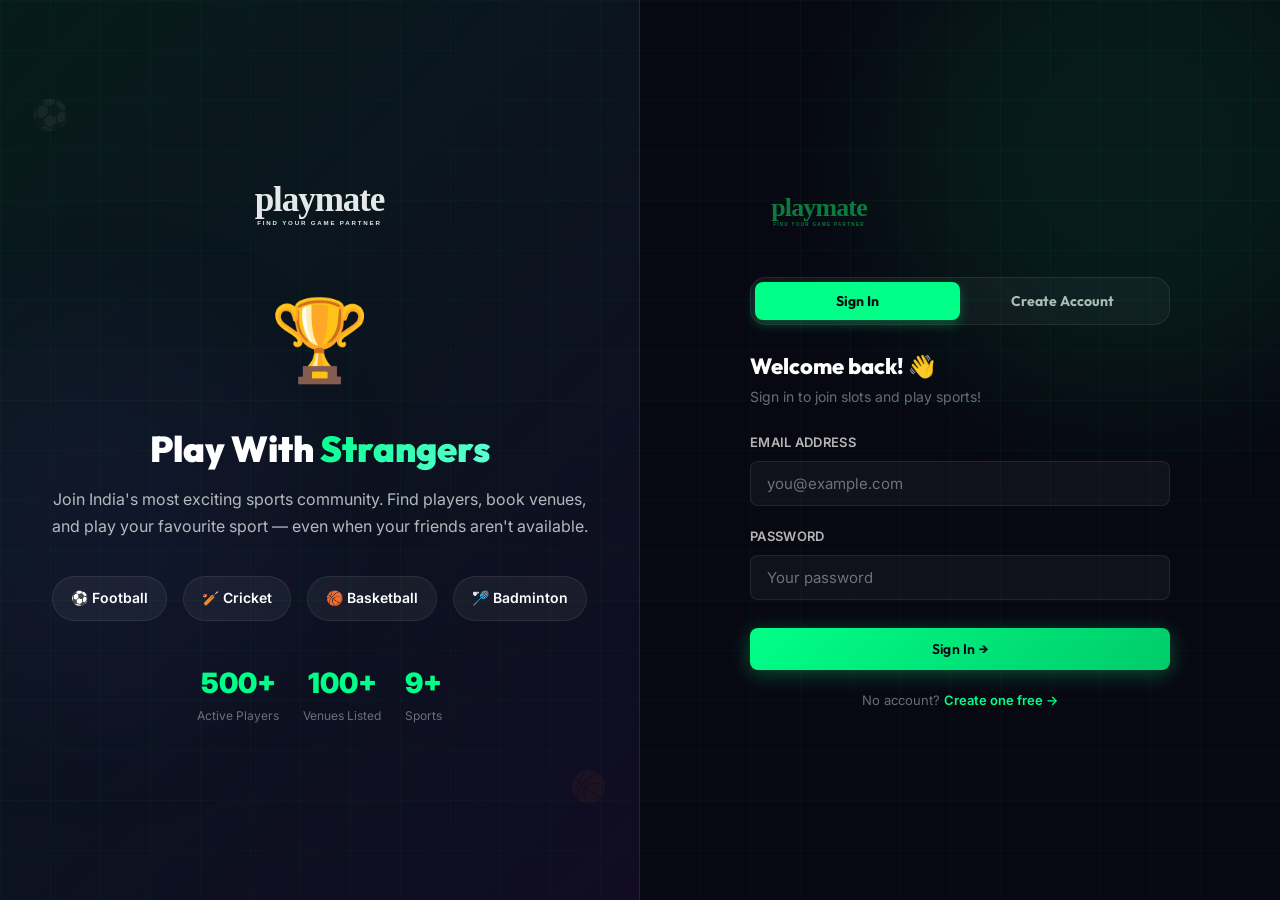
<file: profile.html>
<!DOCTYPE html>
<html lang="en">
<head>
  <meta charset="UTF-8">
  <meta name="viewport" content="width=device-width, initial-scale=1.0">
  <title>My Profile | PlayMate</title>
  <meta name="description" content="Manage your PlayMate profile, view your bookings and venues.">
  <link rel="stylesheet" href="styles/main.css">
  <style>
    .profile-page{padding-top:100px;padding-bottom:80px}
    .profile-hero{background:linear-gradient(135deg,rgba(0,255,136,.06),rgba(124,58,237,.06));border:1px solid var(--border);border-radius:var(--radius-xl);padding:40px;display:flex;align-items:center;gap:32px;margin-bottom:36px;flex-wrap:wrap}
    .profile-photo-big{width:120px;height:120px;border-radius:50%;border:4px solid var(--primary);overflow:hidden;display:flex;align-items:center;justify-content:center;font-size:48px;font-weight:700;color:var(--primary);background:rgba(0,255,136,.1);flex-shrink:0;cursor:pointer;position:relative;transition:var(--transition);box-shadow:0 0 30px var(--primary-glow)}
    .profile-photo-big:hover::after{content:'📷 Change';position:absolute;inset:0;background:rgba(0,0,0,.6);display:flex;align-items:center;justify-content:center;font-size:14px;font-weight:700;color:white;border-radius:50%}
    .profile-photo-big img{width:100%;height:100%;object-fit:cover}
    .profile-info{flex:1}
    .profile-layout{display:grid;grid-template-columns:1fr 1fr;gap:28px}
    @media(max-width:768px){.profile-layout{grid-template-columns:1fr}.profile-hero{flex-direction:column;text-align:center}}
    .profile-section{background:var(--bg-card);border:1px solid var(--border);border-radius:var(--radius-lg);padding:28px}
    .my-slot-item{padding:16px;background:var(--bg-secondary);border:1px solid var(--border);border-radius:var(--radius-md);margin-bottom:12px;cursor:pointer;transition:var(--transition-fast)}
    .my-slot-item:hover{border-color:rgba(0,255,136,.2)}
    .my-venue-item{padding:16px;background:var(--bg-secondary);border:1px solid var(--border);border-radius:var(--radius-md);margin-bottom:12px;cursor:pointer;transition:var(--transition-fast);display:flex;gap:14px;align-items:center}
    .my-venue-item:hover{border-color:rgba(0,255,136,.2)}
    .my-venue-photo{width:64px;height:64px;border-radius:var(--radius-sm);object-fit:cover;flex-shrink:0;background:var(--bg-card)}
    .stat-row{display:flex;gap:16px;margin-bottom:24px}
    .stat-mini{flex:1;background:var(--bg-secondary);border:1px solid var(--border);border-radius:var(--radius-md);padding:16px;text-align:center}
    .stat-mini-num{font-size:28px;font-weight:900;color:var(--primary)}
    .stat-mini-label{font-size:12px;color:var(--text-muted)}
  </style>
</head>
<body>
<div class="bg-grid"></div>
<div class="bg-orbs"><div class="bg-orb bg-orb-2" style="opacity:.06"></div></div>

<nav class="navbar scrolled">
  <div class="container navbar-inner">
    <a href="index.html" class="nav-logo">
      <img src="assets/logo.svg" alt="PlayMate" style="height:36px;width:auto;" onerror="this.style.display='none';this.nextElementSibling.style.display='flex'">
      <div style="display:none;align-items:center;gap:8px;">
        <!-- <div class="nav-logo-icon">PM</div> -->
        <span class="nav-logo-text">Play<span>Mate</span></span></div>
    </a>
    <div class="nav-links">
      <a href="index.html" class="nav-link">Home</a>
      <a href="venues.html" class="nav-link">Browse Venues</a>
      <a href="add-venue.html" class="nav-link">Add Venue</a>
      <a href="profile.html" class="nav-link active">My Profile</a>
    </div>
    <div class="nav-actions" id="nav-actions"></div>
  </div>
</nav>

<!-- PHOTO MODAL -->
<div class="modal-overlay" id="photo-modal" style="display:none;">
  <div class="modal" style="max-width:400px;">
    <div class="modal-header"><h2 class="modal-title">📷 Update Profile Photo</h2><button class="modal-close" onclick="UI.closeModal('photo-modal')">×</button></div>
    <div class="photo-upload-area"><input type="file" id="profile-photo-input" accept="image/*" onchange="handleProfilePhoto(this)"><div class="upload-icon">📸</div><div class="upload-text"><strong>Click to choose</strong> a new photo</div></div>
    <div id="photo-preview-container" style="margin-top:12px;text-align:center;"></div>
    <div style="display:flex;gap:12px;margin-top:20px;"><button class="btn btn-ghost" style="flex:1;" onclick="UI.closeModal('photo-modal')">Cancel</button><button class="btn btn-primary" style="flex:2;" onclick="saveProfilePhoto()" id="save-photo-btn" disabled>Save Photo</button></div>
  </div>
</div>

<!-- EDIT PROFILE MODAL -->
<div class="modal-overlay" id="edit-modal" style="display:none;">
  <div class="modal">
    <div class="modal-header"><h2 class="modal-title">✏️ Edit Profile</h2><button class="modal-close" onclick="UI.closeModal('edit-modal')">×</button></div>
    <form onsubmit="saveProfile(event)">
      <div class="form-group"><label class="form-label">Full Name *</label><input type="text" class="form-input" id="edit-name" required></div>
      <div class="form-group"><label class="form-label">Phone Number *</label><input type="tel" class="form-input" id="edit-phone" required pattern="[0-9]{10}" maxlength="10"></div>
      <div class="form-group"><label class="form-label">Email (cannot change)</label><input type="email" class="form-input" id="edit-email" disabled style="opacity:.5;"></div>
      <div style="display:flex;gap:12px;margin-top:16px;"><button type="button" class="btn btn-ghost" style="flex:1;" onclick="UI.closeModal('edit-modal')">Cancel</button><button type="submit" class="btn btn-primary" style="flex:2;">Save Changes</button></div>
    </form>
  </div>
</div>

<div class="page-wrapper">
  <div class="profile-page" id="profile-content">
    <div style="text-align:center;padding:80px;color:var(--text-muted);">Loading profile…</div>
  </div>
</div>

<div id="toast-container" class="toast-container"></div>
<script src="js/data.js"></script>
<script src="js/api.js"></script>
<script src="js/ui.js"></script>
<script>
  let newPhotoBase64 = null;
  let currentUser = null;

  async function init() {
    if (!API.isLoggedIn()) { window.location.href = 'login.html?redirect=profile.html'; return; }
    try {
      currentUser = await API.getMe();
      const [mySlots, myVenues] = await Promise.all([API.getMySlots(), API.getMyVenues()]);
      renderProfile(currentUser, mySlots, myVenues);
    } catch(e) {
      document.getElementById('profile-content').innerHTML = `<div class="container"><div class="empty-state"><div class="empty-state-icon">⚠️</div><div class="empty-state-title">Cannot load profile</div><p class="empty-state-desc">Make sure the Flask server is running on port 5000.</p></div></div>`;
    }
  }

  function renderProfile(user, mySlots, myVenues) {
    const joinedCount     = mySlots.filter(s=>s.status!=='cancelled').length;
    const confirmedCount  = mySlots.filter(s=>s.status==='locked').length;

    document.getElementById('profile-content').innerHTML = `
    <div class="container">
      <div class="section-tag">👤 Profile</div>
      <h1 class="section-title" style="margin-bottom:32px;">My <span>Profile</span></h1>

      <div class="profile-hero">
        <div class="profile-photo-big" onclick="UI.openModal('photo-modal')" title="Change photo">
          ${user.profile_photo ? `<img src="${user.profile_photo}" alt="${user.name}">` : user.name.charAt(0).toUpperCase()}
        </div>
        <div class="profile-info">
          <div style="font-size:32px;font-weight:900;margin-bottom:6px;">${user.name}</div>
          <div style="font-size:15px;color:var(--text-muted);margin-bottom:4px;">📧 ${user.email}</div>
          <div style="font-size:15px;color:var(--text-muted);margin-bottom:16px;">📞 ${user.phone}</div>
          <div style="display:flex;gap:10px;flex-wrap:wrap;">
            <span style="padding:6px 14px;border-radius:100px;font-size:12px;font-weight:700;background:rgba(0,255,136,.1);border:1px solid rgba(0,255,136,.2);color:var(--primary);">🏅 PlayMate Member</span>
            ${myVenues.length>0?`<span style="padding:6px 14px;border-radius:100px;font-size:12px;font-weight:700;background:rgba(255,107,53,.1);border:1px solid rgba(255,107,53,.2);color:var(--secondary);">🏟️ Venue Owner</span>`:''}
          </div>
        </div>
        <div style="display:flex;flex-direction:column;gap:10px;">
          <button class="btn btn-secondary" onclick="openEditModal()">✏️ Edit Profile</button>
          <a href="add-venue.html" class="btn btn-primary">+ Add Venue</a>
          <button class="btn btn-danger btn-sm" onclick="handleLogout()">Sign Out</button>
        </div>
      </div>

      <div class="stat-row">
        <div class="stat-mini"><div class="stat-mini-num">${joinedCount}</div><div class="stat-mini-label">Slots Joined</div></div>
        <div class="stat-mini"><div class="stat-mini-num">${myVenues.length}</div><div class="stat-mini-label">Venues Listed</div></div>
        <div class="stat-mini"><div class="stat-mini-num">${confirmedCount}</div><div class="stat-mini-label">Confirmed Bookings</div></div>
      </div>

      <div class="profile-layout">
        <!-- MY SLOTS -->
        <div class="profile-section">
          <div style="font-size:16px;font-weight:800;margin-bottom:20px;display:flex;align-items:center;justify-content:space-between;">
            <span>📅 My Joined Slots</span><span style="font-size:13px;color:var(--text-muted);font-weight:400;">${mySlots.length} total</span>
          </div>
          ${mySlots.length===0 ? `<div class="empty-state" style="padding:32px 0;"><div class="empty-state-icon" style="font-size:40px;">📅</div><div class="empty-state-title">No slots yet</div><p class="empty-state-desc">Browse venues and join a slot!</p><a href="venues.html" class="btn btn-primary btn-sm">Browse Venues</a></div>`
          : mySlots.map(slot => `
            <div class="my-slot-item" onclick="window.location.href='venue-detail.html?id=${slot.venueId}'">
              <div style="display:flex;align-items:center;justify-content:space-between;gap:8px;flex-wrap:wrap;">
                <div style="font-weight:700;font-size:15px;">${UI.sportEmoji(slot.sportType||'Other')} ${slot.venueName||'Venue'}</div>
                ${UI.slotStatusBadge(slot)}
              </div>
              <div style="font-size:13px;color:var(--text-muted);margin-top:4px;">⏰ ${UI.formatTime(slot.startTime)} – ${UI.formatTime(slot.endTime)} | 📅 ${UI.formatDate(slot.date)}</div>
              <div style="font-size:12px;color:var(--text-muted);margin-top:3px;">📍 ${slot.venueLocation||'N/A'} | 👥 ${slot.memberCount}/${slot.maxMembers} players</div>
            </div>`).join('')}
        </div>

        <!-- MY VENUES -->
        <div class="profile-section">
          <div style="font-size:16px;font-weight:800;margin-bottom:20px;display:flex;align-items:center;justify-content:space-between;">
            <span>🏟️ My Venues</span><a href="add-venue.html" class="btn btn-primary btn-sm">+ Add</a>
          </div>
          ${myVenues.length===0 ? `<div class="empty-state" style="padding:32px 0;"><div class="empty-state-icon" style="font-size:40px;">🏟️</div><div class="empty-state-title">No venues yet</div><p class="empty-state-desc">Own a sports facility? List it!</p><a href="add-venue.html" class="btn btn-primary btn-sm">Add Venue</a></div>`
          : myVenues.map(venue => `
            <div class="my-venue-item" onclick="window.location.href='venue-detail.html?id=${venue.id}'">
              <img class="my-venue-photo" src="${venue.photos?.[0]||'https://images.unsplash.com/photo-1529900748604-07564a03e7a6?w=200&q=60'}" alt="${venue.name}" loading="lazy">
              <div style="flex:1;">
                <div style="font-weight:700;font-size:15px;margin-bottom:3px;">${venue.name}</div>
                <div style="font-size:12px;color:var(--text-muted);margin-bottom:6px;">📍 ${venue.location}</div>
                <div style="display:flex;gap:8px;align-items:center;flex-wrap:wrap;">
                  <span class="badge badge-sport" style="font-size:10px;">${UI.sportEmoji(venue.sportType)} ${venue.sportType}</span>
                  <span style="font-size:11px;color:var(--primary);">🟢 ${venue.openSlots||0} open</span>
                </div>
              </div>
            </div>`).join('')}
        </div>
      </div>
    </div>`;

    // Prefill edit modal
    document.getElementById('edit-name').value  = user.name;
    document.getElementById('edit-phone').value = user.phone;
    document.getElementById('edit-email').value = user.email;
  }

  function openEditModal() {
    document.getElementById('edit-name').value  = currentUser.name;
    document.getElementById('edit-phone').value = currentUser.phone;
    document.getElementById('edit-email').value = currentUser.email;
    UI.openModal('edit-modal');
  }

  async function saveProfile(e) {
    e.preventDefault();
    const phone = document.getElementById('edit-phone').value.trim();
    if (phone.length!==10||!/^\d+$/.test(phone)) { UI.toast('Valid 10-digit phone required','error'); return; }
    try {
      currentUser = await API.updateProfile({ name: document.getElementById('edit-name').value.trim(), phone });
      UI.closeModal('edit-modal');
      UI.toast('✅ Profile updated!','success');
      UI.updateNavbar();
      const [mySlots, myVenues] = await Promise.all([API.getMySlots(), API.getMyVenues()]);
      renderProfile(currentUser, mySlots, myVenues);
    } catch(e) { UI.toast(e.message,'error'); }
  }

  async function handleProfilePhoto(input) {
    const file = input.files[0]; if (!file) return;
    newPhotoBase64 = await UI.fileToBase64(file);
    document.getElementById('photo-preview-container').innerHTML = `<img src="${newPhotoBase64}" style="width:100px;height:100px;border-radius:50%;object-fit:cover;border:3px solid var(--primary);">`;
    document.getElementById('save-photo-btn').disabled = false;
  }

  async function saveProfilePhoto() {
    if (!newPhotoBase64) return;
    try {
      currentUser = await API.updateProfile({ profile_photo: newPhotoBase64 });
      API.setCachedUser(currentUser);
      UI.closeModal('photo-modal');
      UI.toast('✅ Photo updated!','success');
      newPhotoBase64 = null;
      UI.updateNavbar();
      const [mySlots, myVenues] = await Promise.all([API.getMySlots(), API.getMyVenues()]);
      renderProfile(currentUser, mySlots, myVenues);
    } catch(e) { UI.toast(e.message,'error'); }
  }

  function handleLogout() {
    if (!confirm('Sign out of PlayMate?')) return;
    API.logout();
    UI.toast('Signed out. See you next game! 👋','info');
    setTimeout(()=>window.location.href='index.html',800);
  }

  init();
</script>
</body>
</html>
</file>
<file: styles/main.css>
/* =====================================================
   PlayMate - Play With Strangers
   Main Stylesheet
   ===================================================== */

@import url('https://fonts.googleapis.com/css2?family=Outfit:wght@300;400;500;600;700;800;900&family=Inter:wght@300;400;500;600;700&display=swap');

/* ===== CSS VARIABLES ===== */
:root {
  --primary: #00ff88;
  --primary-dark: #00cc6a;
  --primary-glow: rgba(0, 255, 136, 0.3);
  --secondary: #ff6b35;
  --secondary-glow: rgba(255, 107, 53, 0.3);
  --accent: #7c3aed;
  --accent-glow: rgba(124, 58, 237, 0.3);
  
  --bg-primary: #080812;
  --bg-secondary: #0d0d1e;
  --bg-card: rgba(255, 255, 255, 0.04);
  --bg-card-hover: rgba(255, 255, 255, 0.08);
  --bg-glass: rgba(13, 13, 30, 0.8);
  
  --text-primary: #ffffff;
  --text-secondary: rgba(255, 255, 255, 0.7);
  --text-muted: rgba(255, 255, 255, 0.4);
  
  --border: rgba(255, 255, 255, 0.08);
  --border-glow: rgba(0, 255, 136, 0.3);
  
  --font-main: 'Outfit', sans-serif;
  --font-body: 'Inter', sans-serif;
  
  --radius-sm: 8px;
  --radius-md: 16px;
  --radius-lg: 24px;
  --radius-xl: 32px;
  
  --shadow-glow: 0 0 40px rgba(0, 255, 136, 0.15);
  --shadow-card: 0 8px 32px rgba(0, 0, 0, 0.4);
  --shadow-elevated: 0 16px 64px rgba(0, 0, 0, 0.6);
  
  --transition: all 0.3s cubic-bezier(0.4, 0, 0.2, 1);
  --transition-fast: all 0.15s ease;
  --transition-slow: all 0.5s cubic-bezier(0.4, 0, 0.2, 1);
}

/* ===== RESET & BASE ===== */
*, *::before, *::after {
  box-sizing: border-box;
  margin: 0;
  padding: 0;
}

html {
  scroll-behavior: smooth;
}

body {
  font-family: var(--font-body);
  background-color: var(--bg-primary);
  color: var(--text-primary);
  line-height: 1.6;
  overflow-x: hidden;
  min-height: 100vh;
}

h1, h2, h3, h4, h5, h6 {
  font-family: var(--font-main);
  line-height: 1.2;
}

a {
  color: inherit;
  text-decoration: none;
}

img {
  max-width: 100%;
  height: auto;
}

button {
  cursor: pointer;
  font-family: var(--font-main);
  border: none;
  outline: none;
}

input, textarea, select {
  font-family: var(--font-body);
  outline: none;
}

ul {
  list-style: none;
}

/* ===== SCROLLBAR ===== */
::-webkit-scrollbar {
  width: 6px;
}
::-webkit-scrollbar-track {
  background: var(--bg-secondary);
}
::-webkit-scrollbar-thumb {
  background: var(--primary);
  border-radius: 3px;
}

/* ===== BACKGROUND EFFECTS ===== */
.bg-grid {
  position: fixed;
  inset: 0;
  background-image: 
    linear-gradient(rgba(0, 255, 136, 0.03) 1px, transparent 1px),
    linear-gradient(90deg, rgba(0, 255, 136, 0.03) 1px, transparent 1px);
  background-size: 50px 50px;
  pointer-events: none;
  z-index: 0;
}

.bg-orbs {
  position: fixed;
  inset: 0;
  overflow: hidden;
  pointer-events: none;
  z-index: 0;
}

.bg-orb {
  position: absolute;
  border-radius: 50%;
  filter: blur(80px);
  opacity: 0.15;
  animation: orbFloat 8s ease-in-out infinite;
}

.bg-orb-1 {
  width: 500px;
  height: 500px;
  background: var(--primary);
  top: -100px;
  right: -100px;
  animation-delay: 0s;
}

.bg-orb-2 {
  width: 400px;
  height: 400px;
  background: var(--accent);
  bottom: 20%;
  left: -100px;
  animation-delay: 3s;
}

.bg-orb-3 {
  width: 300px;
  height: 300px;
  background: var(--secondary);
  top: 50%;
  right: 30%;
  animation-delay: 6s;
}

@keyframes orbFloat {
  0%, 100% { transform: translateY(0px) scale(1); }
  50% { transform: translateY(-30px) scale(1.05); }
}

/* ===== LAYOUT ===== */
.container {
  max-width: 1280px;
  margin: 0 auto;
  padding: 0 24px;
}

.page-wrapper {
  position: relative;
  z-index: 1;
  min-height: 100vh;
}

/* ===== NAVBAR ===== */
.navbar {
  position: fixed;
  top: 0;
  left: 0;
  right: 0;
  z-index: 1000;
  padding: 16px 0;
  transition: var(--transition);
  backdrop-filter: blur(20px);
  -webkit-backdrop-filter: blur(20px);
  border-bottom: 1px solid transparent;
}

.navbar.scrolled {
  background: var(--bg-glass);
  border-bottom-color: var(--border);
  box-shadow: 0 4px 30px rgba(0, 0, 0, 0.3);
}

.navbar-inner {
  display: flex;
  align-items: center;
  justify-content: space-between;
  gap: 24px;
}

.nav-logo {
  display: flex;
  align-items: center;
  gap: 10px;
  text-decoration: none;
}

/* .nav-logo-icon {
  width: 40px;
  height: 40px;
  background: linear-gradient(135deg, var(--primary), var(--accent));
  border-radius: 10px;
  display: flex;
  align-items: center;
  justify-content: center;
  font-size: 20px;
  font-weight: 900;
  color: var(--bg-primary);
  box-shadow: 0 0 20px var(--primary-glow);
} */

.nav-logo-text {
  font-family: var(--font-main);
  font-size: 22px;
  font-weight: 800;
  background: linear-gradient(135deg, var(--primary), #ffffff);
  -webkit-background-clip: text;
  -webkit-text-fill-color: transparent;
  background-clip: text;
}

.nav-links {
  display: flex;
  align-items: center;
  gap: 8px;
}

.nav-link {
  padding: 8px 16px;
  border-radius: var(--radius-sm);
  font-weight: 500;
  font-size: 14px;
  color: var(--text-secondary);
  transition: var(--transition-fast);
  position: relative;
}

.nav-link:hover, .nav-link.active {
  color: var(--primary);
  background: rgba(0, 255, 136, 0.08);
}

.nav-actions {
  display: flex;
  align-items: center;
  gap: 12px;
}

.nav-avatar {
  width: 38px;
  height: 38px;
  border-radius: 50%;
  background: linear-gradient(135deg, var(--primary), var(--accent));
  border: 2px solid var(--primary);
  cursor: pointer;
  overflow: hidden;
  display: flex;
  align-items: center;
  justify-content: center;
  font-size: 16px;
  color: var(--bg-primary);
  font-weight: 700;
  transition: var(--transition-fast);
}

.nav-avatar:hover {
  box-shadow: 0 0 20px var(--primary-glow);
  transform: scale(1.05);
}

.nav-avatar img {
  width: 100%;
  height: 100%;
  object-fit: cover;
}

/* ===== BUTTONS ===== */
.btn {
  display: inline-flex;
  align-items: center;
  justify-content: center;
  gap: 8px;
  padding: 12px 24px;
  border-radius: var(--radius-sm);
  font-weight: 600;
  font-size: 14px;
  font-family: var(--font-main);
  transition: var(--transition);
  cursor: pointer;
  letter-spacing: 0.3px;
}

.btn-primary {
  background: linear-gradient(135deg, var(--primary), var(--primary-dark));
  color: var(--bg-primary);
  box-shadow: 0 4px 20px var(--primary-glow);
}

.btn-primary:hover {
  transform: translateY(-2px);
  box-shadow: 0 8px 30px var(--primary-glow);
  filter: brightness(1.1);
}

.btn-secondary {
  background: transparent;
  color: var(--primary);
  border: 1px solid var(--border-glow);
}

.btn-secondary:hover {
  background: var(--primary-glow);
  border-color: var(--primary);
  transform: translateY(-2px);
}

.btn-ghost {
  background: var(--bg-card);
  color: var(--text-primary);
  border: 1px solid var(--border);
}

.btn-ghost:hover {
  background: var(--bg-card-hover);
  border-color: var(--text-muted);
}

.btn-danger {
  background: linear-gradient(135deg, #ff4444, #cc0000);
  color: white;
  box-shadow: 0 4px 20px rgba(255, 68, 68, 0.3);
}

.btn-danger:hover {
  transform: translateY(-2px);
  box-shadow: 0 8px 30px rgba(255, 68, 68, 0.5);
}

.btn-sm {
  padding: 8px 16px;
  font-size: 13px;
}

.btn-lg {
  padding: 16px 36px;
  font-size: 16px;
  border-radius: var(--radius-md);
}

.btn-icon {
  width: 40px;
  height: 40px;
  padding: 0;
  border-radius: var(--radius-sm);
}

/* ===== CARDS ===== */
.card {
  background: var(--bg-card);
  border: 1px solid var(--border);
  border-radius: var(--radius-lg);
  backdrop-filter: blur(20px);
  -webkit-backdrop-filter: blur(20px);
  overflow: hidden;
  transition: var(--transition);
}

.card:hover {
  background: var(--bg-card-hover);
  border-color: rgba(0, 255, 136, 0.15);
  box-shadow: var(--shadow-card);
  transform: translateY(-4px);
}

/* ===== BADGES ===== */
.badge {
  display: inline-flex;
  align-items: center;
  gap: 4px;
  padding: 4px 10px;
  border-radius: 100px;
  font-size: 11px;
  font-weight: 600;
  letter-spacing: 0.5px;
  text-transform: uppercase;
}

.badge-open {
  background: rgba(0, 255, 136, 0.15);
  color: var(--primary);
  border: 1px solid rgba(0, 255, 136, 0.3);
}

.badge-locked {
  background: rgba(255, 107, 53, 0.15);
  color: var(--secondary);
  border: 1px solid rgba(255, 107, 53, 0.3);
}

.badge-cancelled {
  background: rgba(255, 68, 68, 0.15);
  color: #ff4444;
  border: 1px solid rgba(255, 68, 68, 0.3);
}

.badge-full {
  background: rgba(124, 58, 237, 0.15);
  color: #a78bfa;
  border: 1px solid rgba(124, 58, 237, 0.3);
}

.badge-sport {
  background: rgba(255, 255, 255, 0.08);
  color: var(--text-secondary);
  border: 1px solid var(--border);
}

/* ===== FORMS ===== */
.form-group {
  margin-bottom: 20px;
}

.form-label {
  display: block;
  font-size: 13px;
  font-weight: 600;
  color: var(--text-secondary);
  margin-bottom: 8px;
  letter-spacing: 0.3px;
  text-transform: uppercase;
}

.form-input, .form-select, .form-textarea {
  width: 100%;
  background: var(--bg-card);
  border: 1px solid var(--border);
  border-radius: var(--radius-sm);
  padding: 12px 16px;
  color: var(--text-primary);
  font-size: 15px;
  transition: var(--transition-fast);
}

.form-input:focus, .form-select:focus, .form-textarea:focus {
  border-color: var(--primary);
  background: rgba(0, 255, 136, 0.04);
  box-shadow: 0 0 0 3px var(--primary-glow);
}

.form-input::placeholder, .form-textarea::placeholder {
  color: var(--text-muted);
}

.form-select {
  cursor: pointer;
  appearance: none;
  background-image: url("data:image/svg+xml,%3Csvg xmlns='http://www.w3.org/2000/svg' width='12' height='8' viewBox='0 0 12 8'%3E%3Cpath d='M1 1l5 5 5-5' stroke='rgba(255,255,255,0.4)' stroke-width='2' fill='none' stroke-linecap='round'/%3E%3C/svg%3E");
  background-repeat: no-repeat;
  background-position: right 16px center;
  padding-right: 40px;
}

.form-select option {
  background: var(--bg-secondary);
  color: var(--text-primary);
}

.form-textarea {
  resize: vertical;
  min-height: 100px;
}

.form-row {
  display: grid;
  grid-template-columns: 1fr 1fr;
  gap: 16px;
}

.form-error {
  color: #ff4444;
  font-size: 12px;
  margin-top: 4px;
}

/* ===== SECTION HEADERS ===== */
.section-tag {
  display: inline-flex;
  align-items: center;
  gap: 6px;
  padding: 6px 14px;
  background: rgba(0, 255, 136, 0.1);
  border: 1px solid rgba(0, 255, 136, 0.2);
  border-radius: 100px;
  font-size: 12px;
  font-weight: 700;
  color: var(--primary);
  letter-spacing: 1px;
  text-transform: uppercase;
  margin-bottom: 16px;
}

.section-title {
  font-size: clamp(28px, 5vw, 48px);
  font-weight: 800;
  line-height: 1.15;
  margin-bottom: 16px;
}

.section-title span {
  background: linear-gradient(135deg, var(--primary), #64ffda);
  -webkit-background-clip: text;
  -webkit-text-fill-color: transparent;
  background-clip: text;
}

.section-desc {
  font-size: 16px;
  color: var(--text-secondary);
  max-width: 600px;
  line-height: 1.7;
}

/* ===== SPORT TYPE ICONS ===== */
.sport-icon {
  font-size: 32px;
  line-height: 1;
}

/* ===== AVATAR ===== */
.avatar {
  border-radius: 50%;
  object-fit: cover;
  background: linear-gradient(135deg, var(--primary), var(--accent));
  display: flex;
  align-items: center;
  justify-content: center;
  font-weight: 700;
  color: var(--bg-primary);
  overflow: hidden;
  flex-shrink: 0;
}

.avatar img {
  width: 100%;
  height: 100%;
  object-fit: cover;
}

/* ===== STAT BOXES ===== */
.stat-box {
  text-align: center;
  padding: 24px;
}

.stat-number {
  font-size: 40px;
  font-weight: 900;
  font-family: var(--font-main);
  background: linear-gradient(135deg, var(--primary), var(--primary-dark));
  -webkit-background-clip: text;
  -webkit-text-fill-color: transparent;
  background-clip: text;
  line-height: 1;
}

.stat-label {
  font-size: 14px;
  color: var(--text-muted);
  margin-top: 6px;
}

/* ===== TOAST ===== */
.toast-container {
  position: fixed;
  bottom: 24px;
  right: 24px;
  z-index: 9999;
  display: flex;
  flex-direction: column;
  gap: 10px;
}

.toast {
  background: var(--bg-glass);
  backdrop-filter: blur(20px);
  border: 1px solid var(--border);
  border-radius: var(--radius-md);
  padding: 14px 20px;
  font-size: 14px;
  font-weight: 500;
  min-width: 280px;
  max-width: 360px;
  display: flex;
  align-items: center;
  gap: 10px;
  animation: slideInRight 0.3s ease, fadeOut 0.3s ease 2.7s forwards;
  box-shadow: var(--shadow-card);
}

.toast-success {
  border-color: rgba(0, 255, 136, 0.3);
  color: var(--primary);
}

.toast-error {
  border-color: rgba(255, 68, 68, 0.3);
  color: #ff4444;
}

.toast-info {
  border-color: rgba(124, 58, 237, 0.3);
  color: #a78bfa;
}

@keyframes slideInRight {
  from { transform: translateX(100%); opacity: 0; }
  to { transform: translateX(0); opacity: 1; }
}

@keyframes fadeOut {
  from { opacity: 1; transform: translateX(0); }
  to { opacity: 0; transform: translateX(100%); }
}

/* ===== MODAL ===== */
.modal-overlay {
  position: fixed;
  inset: 0;
  background: rgba(0, 0, 0, 0.7);
  backdrop-filter: blur(8px);
  -webkit-backdrop-filter: blur(8px);
  z-index: 2000;
  display: flex;
  align-items: center;
  justify-content: center;
  padding: 24px;
  animation: fadeIn 0.2s ease;
}

.modal {
  background: var(--bg-secondary);
  border: 1px solid var(--border);
  border-radius: var(--radius-xl);
  padding: 32px;
  width: 100%;
  max-width: 560px;
  max-height: 90vh;
  overflow-y: auto;
  animation: scaleIn 0.3s cubic-bezier(0.34, 1.56, 0.64, 1);
  box-shadow: var(--shadow-elevated);
}

.modal-header {
  display: flex;
  align-items: center;
  justify-content: space-between;
  margin-bottom: 24px;
}

.modal-title {
  font-size: 22px;
  font-weight: 700;
}

.modal-close {
  width: 36px;
  height: 36px;
  border-radius: var(--radius-sm);
  background: var(--bg-card);
  border: 1px solid var(--border);
  color: var(--text-secondary);
  display: flex;
  align-items: center;
  justify-content: center;
  cursor: pointer;
  font-size: 20px;
  transition: var(--transition-fast);
}

.modal-close:hover {
  color: var(--text-primary);
  background: var(--bg-card-hover);
}

@keyframes fadeIn {
  from { opacity: 0; }
  to { opacity: 1; }
}

@keyframes scaleIn {
  from { opacity: 0; transform: scale(0.9); }
  to { opacity: 1; transform: scale(1); }
}

/* ===== PROGRESS BAR ===== */
.progress-bar {
  height: 6px;
  background: var(--border);
  border-radius: 3px;
  overflow: hidden;
}

.progress-fill {
  height: 100%;
  background: linear-gradient(90deg, var(--primary), var(--primary-dark));
  border-radius: 3px;
  transition: width 0.5s ease;
}

.progress-fill.warning {
  background: linear-gradient(90deg, var(--secondary), #ff8c00);
}

.progress-fill.full {
  background: linear-gradient(90deg, var(--accent), #9333ea);
}

/* ===== PHOTO UPLOAD ===== */
.photo-upload-area {
  border: 2px dashed var(--border);
  border-radius: var(--radius-md);
  padding: 40px 24px;
  text-align: center;
  cursor: pointer;
  transition: var(--transition);
  position: relative;
}

.photo-upload-area:hover, .photo-upload-area.dragover {
  border-color: var(--primary);
  background: rgba(0, 255, 136, 0.04);
}

.photo-upload-area input[type="file"] {
  position: absolute;
  inset: 0;
  opacity: 0;
  cursor: pointer;
}

.upload-icon {
  font-size: 48px;
  margin-bottom: 12px;
}

.upload-text {
  color: var(--text-secondary);
  font-size: 14px;
}

.upload-text strong {
  color: var(--primary);
}

/* ===== IMAGE PREVIEW GRID ===== */
.image-preview-grid {
  display: grid;
  grid-template-columns: repeat(auto-fill, minmax(100px, 1fr));
  gap: 10px;
  margin-top: 12px;
}

.image-preview-item {
  position: relative;
  aspect-ratio: 1;
  border-radius: var(--radius-sm);
  overflow: hidden;
  border: 1px solid var(--border);
}

.image-preview-item img {
  width: 100%;
  height: 100%;
  object-fit: cover;
}

.image-preview-remove {
  position: absolute;
  top: 4px;
  right: 4px;
  width: 22px;
  height: 22px;
  background: rgba(0, 0, 0, 0.7);
  border-radius: 50%;
  display: flex;
  align-items: center;
  justify-content: center;
  font-size: 14px;
  cursor: pointer;
  color: white;
  line-height: 1;
}

/* ===== VENUE CARD ===== */
.venue-card {
  background: var(--bg-card);
  border: 1px solid var(--border);
  border-radius: var(--radius-lg);
  overflow: hidden;
  transition: var(--transition);
  cursor: pointer;
}

.venue-card:hover {
  border-color: rgba(0, 255, 136, 0.2);
  box-shadow: 0 12px 40px rgba(0, 0, 0, 0.4), 0 0 0 1px rgba(0, 255, 136, 0.1);
  transform: translateY(-6px);
}

.venue-card-image {
  width: 100%;
  height: 200px;
  object-fit: cover;
  position: relative;
  overflow: hidden;
}

.venue-card-image img {
  width: 100%;
  height: 100%;
  object-fit: cover;
  transition: transform 0.4s ease;
}

.venue-card:hover .venue-card-image img {
  transform: scale(1.05);
}

.venue-card-image-overlay {
  position: absolute;
  inset: 0;
  background: linear-gradient(to bottom, transparent 40%, rgba(8, 8, 18, 0.9));
}

.venue-card-body {
  padding: 20px;
}

.venue-card-sport {
  display: flex;
  align-items: center;
  gap: 8px;
  margin-bottom: 10px;
}

.venue-card-title {
  font-size: 18px;
  font-weight: 700;
  margin-bottom: 6px;
  line-height: 1.3;
}

.venue-card-location {
  font-size: 13px;
  color: var(--text-muted);
  display: flex;
  align-items: center;
  gap: 4px;
  margin-bottom: 14px;
}

.venue-card-footer {
  display: flex;
  align-items: center;
  justify-content: space-between;
  padding-top: 14px;
  border-top: 1px solid var(--border);
}

.venue-card-slots {
  font-size: 13px;
  color: var(--text-secondary);
}

.venue-card-slots strong {
  color: var(--primary);
  font-weight: 700;
}

/* ===== SLOT CARD ===== */
.slot-card {
  background: var(--bg-card);
  border: 1px solid var(--border);
  border-radius: var(--radius-md);
  padding: 20px;
  transition: var(--transition);
}

.slot-card:hover {
  border-color: rgba(0, 255, 136, 0.15);
  background: var(--bg-card-hover);
}

.slot-card-header {
  display: flex;
  align-items: flex-start;
  justify-content: space-between;
  margin-bottom: 14px;
}

.slot-time {
  font-size: 18px;
  font-weight: 700;
}

.slot-date {
  font-size: 13px;
  color: var(--text-muted);
  margin-top: 2px;
}

.slot-members {
  display: flex;
  align-items: center;
  gap: 8px;
  font-size: 13px;
  color: var(--text-secondary);
  margin-bottom: 10px;
}

.member-avatars {
  display: flex;
  gap: -6px;
}

.member-avatar-sm {
  width: 28px;
  height: 28px;
  border-radius: 50%;
  border: 2px solid var(--bg-primary);
  margin-left: -6px;
  first-of-type: margin-left: 0;
  background: linear-gradient(135deg, var(--primary), var(--accent));
  display: flex;
  align-items: center;
  justify-content: center;
  font-size: 10px;
  font-weight: 700;
  color: var(--bg-primary);
  overflow: hidden;
  flex-shrink: 0;
}

.member-avatar-sm:first-child {
  margin-left: 0;
}

.member-avatar-sm img {
  width: 100%;
  height: 100%;
  object-fit: cover;
}

.slot-card-footer {
  display: flex;
  align-items: center;
  justify-content: space-between;
  margin-top: 16px;
  padding-top: 14px;
  border-top: 1px solid var(--border);
}

.slot-price {
  font-size: 20px;
  font-weight: 800;
  color: var(--primary);
}

.slot-price-free {
  color: var(--primary);
  font-size: 14px;
  font-weight: 600;
}

/* ===== MEMBER LIST (OWNER VIEW) ===== */
.member-list {
  display: flex;
  flex-direction: column;
  gap: 10px;
}

.member-item {
  display: flex;
  align-items: center;
  gap: 12px;
  padding: 12px 16px;
  background: var(--bg-card);
  border: 1px solid var(--border);
  border-radius: var(--radius-sm);
}

.member-info {
  flex: 1;
}

.member-name {
  font-weight: 600;
  font-size: 14px;
}

.member-contact {
  font-size: 12px;
  color: var(--text-muted);
  margin-top: 2px;
}

/* ===== FILTER CHIPS ===== */
.filter-chips {
  display: flex;
  gap: 8px;
  flex-wrap: wrap;
}

.filter-chip {
  padding: 8px 16px;
  border-radius: 100px;
  font-size: 13px;
  font-weight: 600;
  background: var(--bg-card);
  border: 1px solid var(--border);
  color: var(--text-secondary);
  cursor: pointer;
  transition: var(--transition-fast);
  display: flex;
  align-items: center;
  gap: 6px;
}

.filter-chip:hover, .filter-chip.active {
  background: rgba(0, 255, 136, 0.1);
  border-color: var(--primary);
  color: var(--primary);
}

/* ===== HERO SECTION ===== */
.hero {
  min-height: 100vh;
  display: flex;
  align-items: center;
  padding: 120px 0 80px;
  position: relative;
  overflow: hidden;
}

.hero-content {
  position: relative;
  z-index: 2;
  max-width: 700px;
}

.hero-tag {
  display: inline-flex;
  align-items: center;
  gap: 8px;
  padding: 8px 16px;
  background: rgba(0, 255, 136, 0.08);
  border: 1px solid rgba(0, 255, 136, 0.2);
  border-radius: 100px;
  font-size: 13px;
  font-weight: 600;
  color: var(--primary);
  margin-bottom: 24px;
  animation: fadeInUp 0.6s ease;
}

.hero-tag-dot {
  width: 8px;
  height: 8px;
  border-radius: 50%;
  background: var(--primary);
  box-shadow: 0 0 10px var(--primary);
  animation: pulse 2s infinite;
}

@keyframes pulse {
  0%, 100% { opacity: 1; transform: scale(1); }
  50% { opacity: 0.5; transform: scale(0.8); }
}

.hero-title {
  font-size: clamp(40px, 7vw, 80px);
  font-weight: 900;
  line-height: 1.05;
  margin-bottom: 24px;
  animation: fadeInUp 0.6s ease 0.1s both;
}

.hero-title .gradient-text {
  background: linear-gradient(135deg, var(--primary) 0%, #64ffda 50%, #00b4d8 100%);
  -webkit-background-clip: text;
  -webkit-text-fill-color: transparent;
  background-clip: text;
}

.hero-title .accent-text {
  color: var(--secondary);
}

.hero-desc {
  font-size: 18px;
  color: var(--text-secondary);
  margin-bottom: 36px;
  line-height: 1.7;
  animation: fadeInUp 0.6s ease 0.2s both;
}

.hero-actions {
  display: flex;
  align-items: center;
  gap: 16px;
  flex-wrap: wrap;
  animation: fadeInUp 0.6s ease 0.3s both;
}

.hero-stats {
  display: flex;
  gap: 32px;
  margin-top: 48px;
  animation: fadeInUp 0.6s ease 0.4s both;
}

.hero-stat {
  text-align: left;
}

.hero-stat-number {
  font-size: 28px;
  font-weight: 900;
  background: linear-gradient(135deg, var(--primary), #64ffda);
  -webkit-background-clip: text;
  -webkit-text-fill-color: transparent;
  background-clip: text;
}

.hero-stat-label {
  font-size: 13px;
  color: var(--text-muted);
}

/* ===== FLOATING SPORTS ICONS ===== */
.floating-icons {
  position: absolute;
  inset: 0;
  pointer-events: none;
  overflow: hidden;
}

.floating-icon {
  position: absolute;
  font-size: 40px;
  opacity: 0.06;
  animation: floatRandom 6s ease-in-out infinite;
}

@keyframes floatRandom {
  0%, 100% { transform: translateY(0) rotate(0deg); }
  25% { transform: translateY(-20px) rotate(5deg); }
  75% { transform: translateY(10px) rotate(-5deg); }
}

/* ===== HOW IT WORKS ===== */
.steps-grid {
  display: grid;
  grid-template-columns: repeat(auto-fit, minmax(240px, 1fr));
  gap: 24px;
}

.step-card {
  padding: 32px 24px;
  background: var(--bg-card);
  border: 1px solid var(--border);
  border-radius: var(--radius-lg);
  position: relative;
  transition: var(--transition);
}

.step-card:hover {
  border-color: rgba(0, 255, 136, 0.2);
  background: var(--bg-card-hover);
  transform: translateY(-4px);
}

.step-number {
  position: absolute;
  top: -16px;
  left: 24px;
  width: 32px;
  height: 32px;
  background: linear-gradient(135deg, var(--primary), var(--primary-dark));
  border-radius: 50%;
  display: flex;
  align-items: center;
  justify-content: center;
  font-size: 13px;
  font-weight: 800;
  color: var(--bg-primary);
  box-shadow: 0 0 20px var(--primary-glow);
}

.step-icon {
  font-size: 36px;
  margin-bottom: 16px;
}

.step-title {
  font-size: 18px;
  font-weight: 700;
  margin-bottom: 10px;
}

.step-desc {
  font-size: 14px;
  color: var(--text-secondary);
  line-height: 1.6;
}

/* ===== SPORT TYPES GRID ===== */
.sport-types-grid {
  display: grid;
  grid-template-columns: repeat(auto-fill, minmax(140px, 1fr));
  gap: 16px;
}

.sport-type-card {
  background: var(--bg-card);
  border: 1px solid var(--border);
  border-radius: var(--radius-md);
  padding: 24px 16px;
  text-align: center;
  cursor: pointer;
  transition: var(--transition);
}

.sport-type-card:hover, .sport-type-card.selected {
  border-color: var(--primary);
  background: rgba(0, 255, 136, 0.06);
  transform: translateY(-3px);
  box-shadow: 0 8px 24px rgba(0, 255, 136, 0.1);
}

.sport-type-card .sport-emoji {
  font-size: 36px;
  margin-bottom: 10px;
}

.sport-type-card .sport-name {
  font-size: 13px;
  font-weight: 600;
  color: var(--text-secondary);
}

/* ===== SEARCH BAR ===== */
.search-bar {
  display: flex;
  align-items: center;
  gap: 12px;
  background: var(--bg-card);
  border: 1px solid var(--border);
  border-radius: var(--radius-md);
  padding: 6px 6px 6px 20px;
  transition: var(--transition);
}

.search-bar:focus-within {
  border-color: var(--primary);
  box-shadow: 0 0 0 3px var(--primary-glow);
}

.search-bar input {
  flex: 1;
  background: transparent;
  border: none;
  color: var(--text-primary);
  font-size: 15px;
  padding: 6px 0;
}

.search-bar input::placeholder {
  color: var(--text-muted);
}

/* ===== PAGE SECTIONS ===== */
.section {
  padding: 80px 0;
}

.section-header {
  margin-bottom: 48px;
}

/* ===== RESPONSIVE ===== */
@media (max-width: 768px) {
  .nav-links {
    display: none;
  }

  .form-row {
    grid-template-columns: 1fr;
  }

  .hero-stats {
    gap: 20px;
  }

  .hero-actions {
    flex-direction: column;
    align-items: flex-start;
  }

  .modal {
    padding: 24px 20px;
  }
}

/* ===== ANIMATIONS ===== */
@keyframes fadeInUp {
  from { opacity: 0; transform: translateY(24px); }
  to { opacity: 1; transform: translateY(0); }
}

@keyframes fadeIn {
  from { opacity: 0; }
  to { opacity: 1; }
}

.animate-fade-up {
  animation: fadeInUp 0.6s ease both;
}

/* ===== PAGE TRANSITIONS ===== */
.page-content {
  animation: fadeInUp 0.5s ease;
}

/* ===== EMPTY STATE ===== */
.empty-state {
  text-align: center;
  padding: 60px 24px;
  color: var(--text-muted);
}

.empty-state-icon {
  font-size: 60px;
  margin-bottom: 16px;
  opacity: 0.5;
}

.empty-state-title {
  font-size: 20px;
  font-weight: 700;
  color: var(--text-secondary);
  margin-bottom: 8px;
}

.empty-state-desc {
  font-size: 14px;
  color: var(--text-muted);
  margin-bottom: 24px;
}

/* ===== DIVIDER ===== */
.divider {
  height: 1px;
  background: var(--border);
  margin: 24px 0;
}

/* ===== TABS ===== */
.tabs {
  display: flex;
  gap: 4px;
  background: var(--bg-card);
  border: 1px solid var(--border);
  border-radius: var(--radius-md);
  padding: 4px;
}

.tab-btn {
  flex: 1;
  padding: 10px 20px;
  border-radius: var(--radius-sm);
  font-size: 14px;
  font-weight: 600;
  color: var(--text-secondary);
  background: transparent;
  border: none;
  cursor: pointer;
  transition: var(--transition-fast);
}

.tab-btn.active {
  background: var(--primary);
  color: var(--bg-primary);
  box-shadow: 0 4px 12px var(--primary-glow);
}

/* ===== RESPONSIVE GRIDS ===== */
.grid-3 {
  display: grid;
  grid-template-columns: repeat(3, 1fr);
  gap: 24px;
}

.grid-4 {
  display: grid;
  grid-template-columns: repeat(4, 1fr);
  gap: 24px;
}

@media (max-width: 1024px) {
  .grid-4 {
    grid-template-columns: repeat(2, 1fr);
  }
  .grid-3 {
    grid-template-columns: repeat(2, 1fr);
  }
}

@media (max-width: 640px) {
  .grid-4, .grid-3 {
    grid-template-columns: 1fr;
  }
}

/* ===== GALLERY ===== */
.gallery-grid {
  display: grid;
  grid-template-columns: 2fr 1fr;
  gap: 10px;
  border-radius: var(--radius-lg);
  overflow: hidden;
  max-height: 400px;
}

.gallery-grid .gallery-main {
  height: 100%;
  object-fit: cover;
  width: 100%;
}

.gallery-sub {
  display: grid;
  grid-template-rows: 1fr 1fr;
  gap: 10px;
}

.gallery-sub img {
  width: 100%;
  height: 100%;
  object-fit: cover;
}

/* ===== OWNER PANEL ===== */
.owner-panel {
  background: rgba(255, 107, 53, 0.05);
  border: 1px solid rgba(255, 107, 53, 0.2);
  border-radius: var(--radius-md);
  padding: 20px;
  margin-bottom: 20px;
}

.owner-panel-title {
  font-size: 14px;
  font-weight: 700;
  color: var(--secondary);
  display: flex;
  align-items: center;
  gap: 6px;
  margin-bottom: 12px;
  text-transform: uppercase;
  letter-spacing: 0.5px;
}

/* ===== INFO CARD ===== */
.info-row {
  display: flex;
  align-items: center;
  gap: 10px;
  padding: 10px 0;
  border-bottom: 1px solid var(--border);
  font-size: 14px;
}

.info-row:last-child {
  border-bottom: none;
}

.info-label {
  color: var(--text-muted);
  width: 120px;
  flex-shrink: 0;
}

.info-value {
  color: var(--text-primary);
  font-weight: 500;
}
</file>
